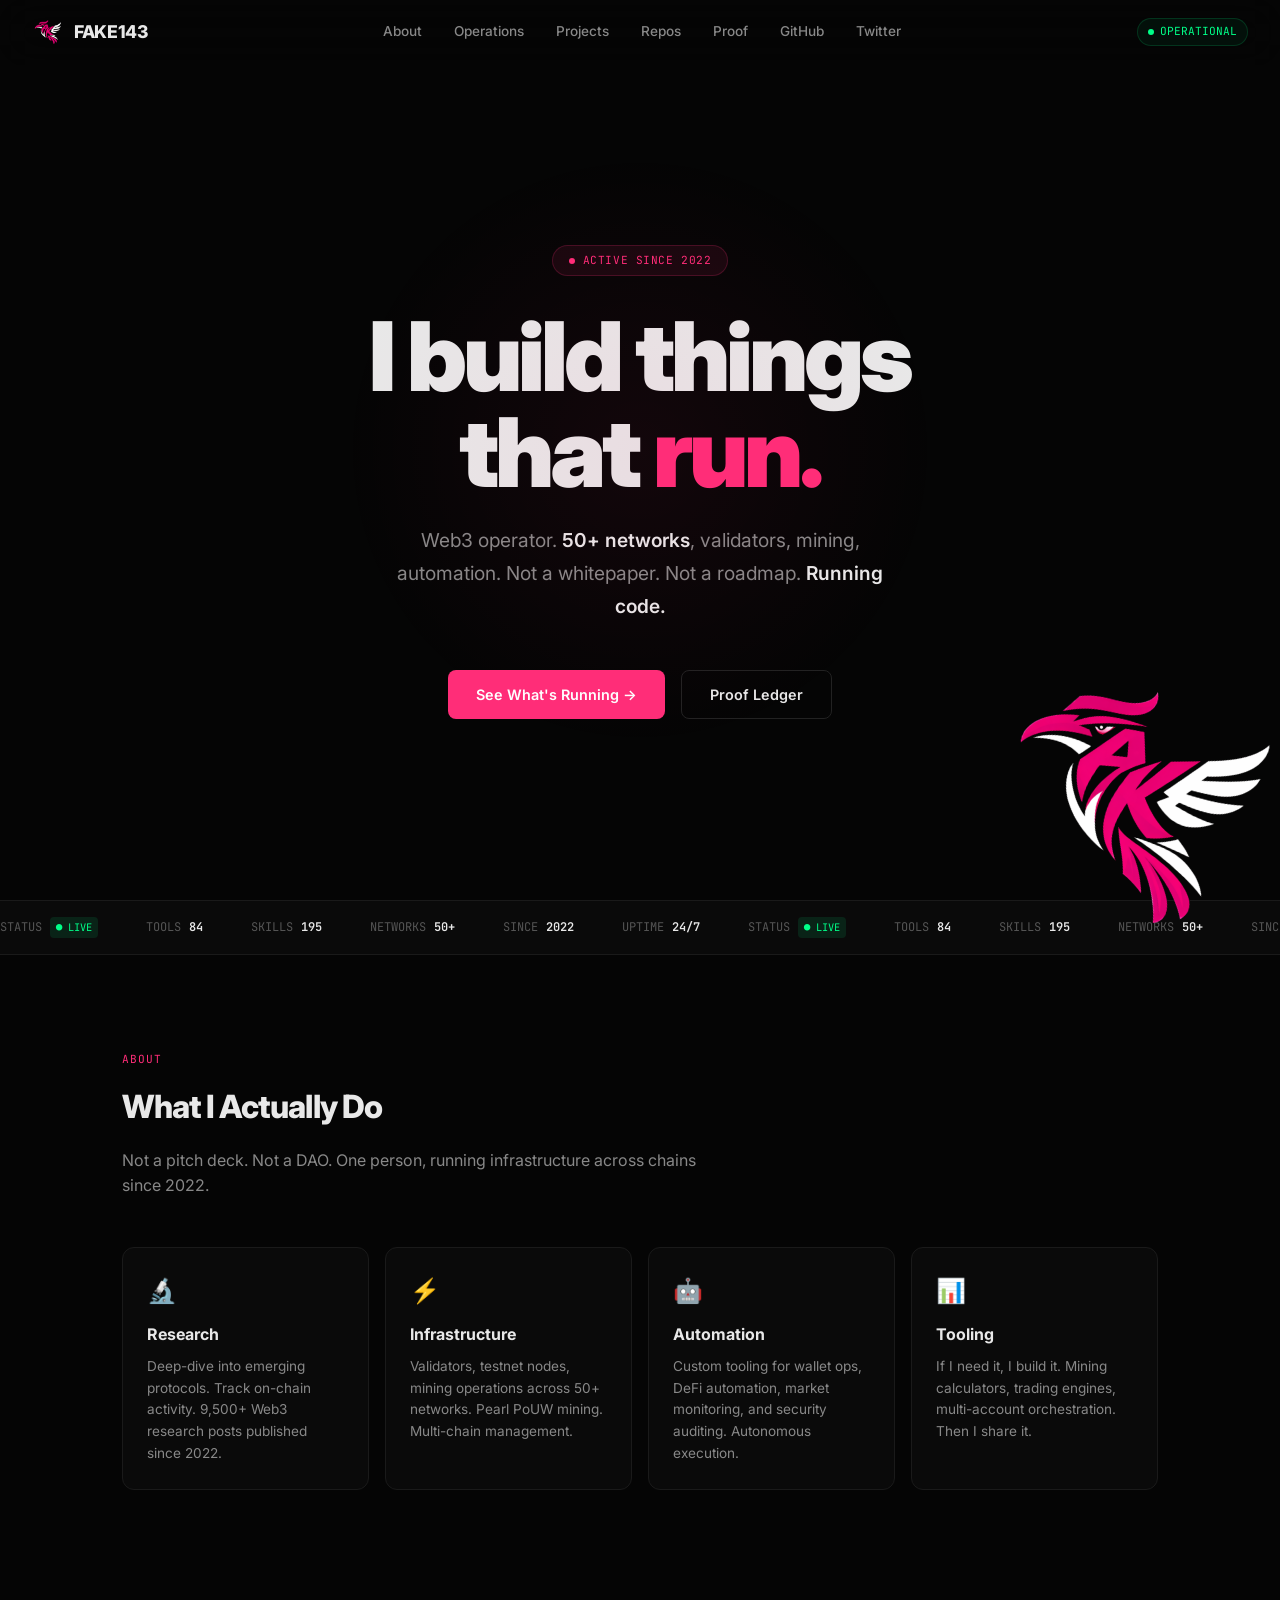
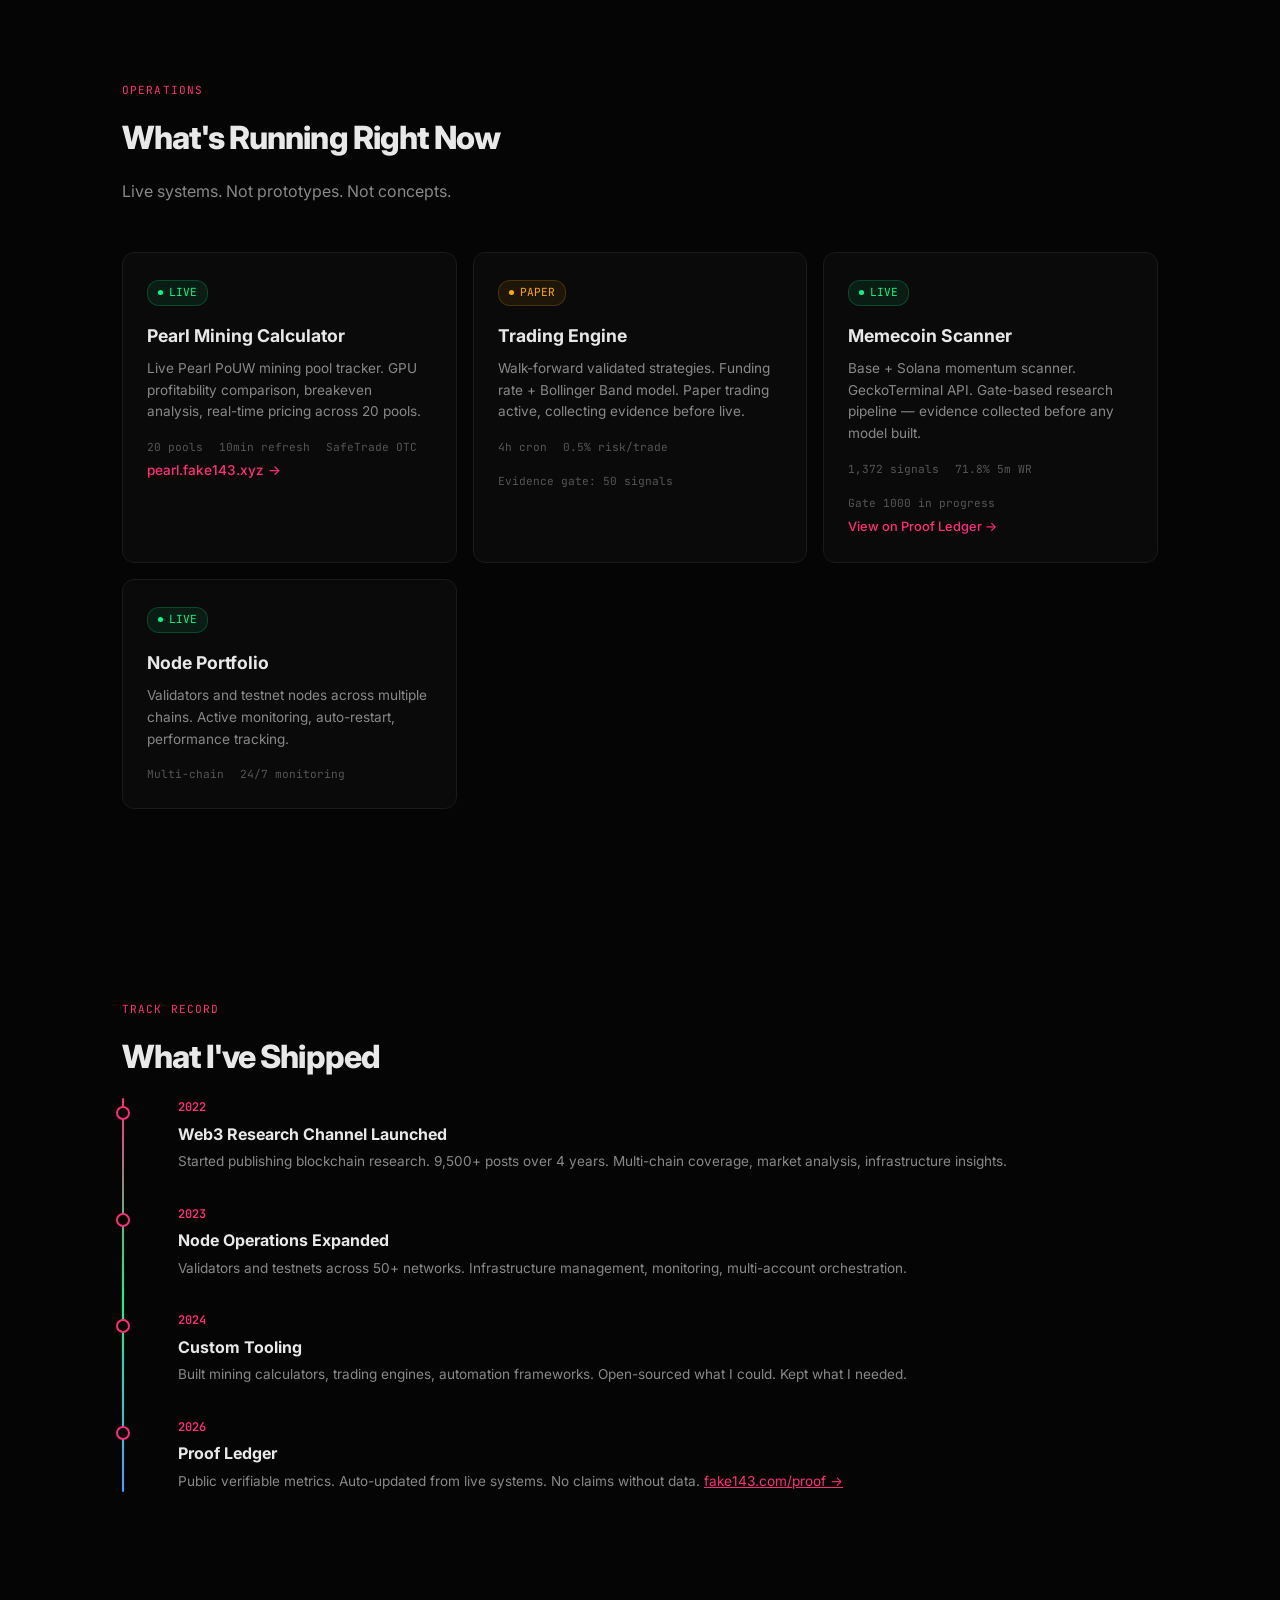
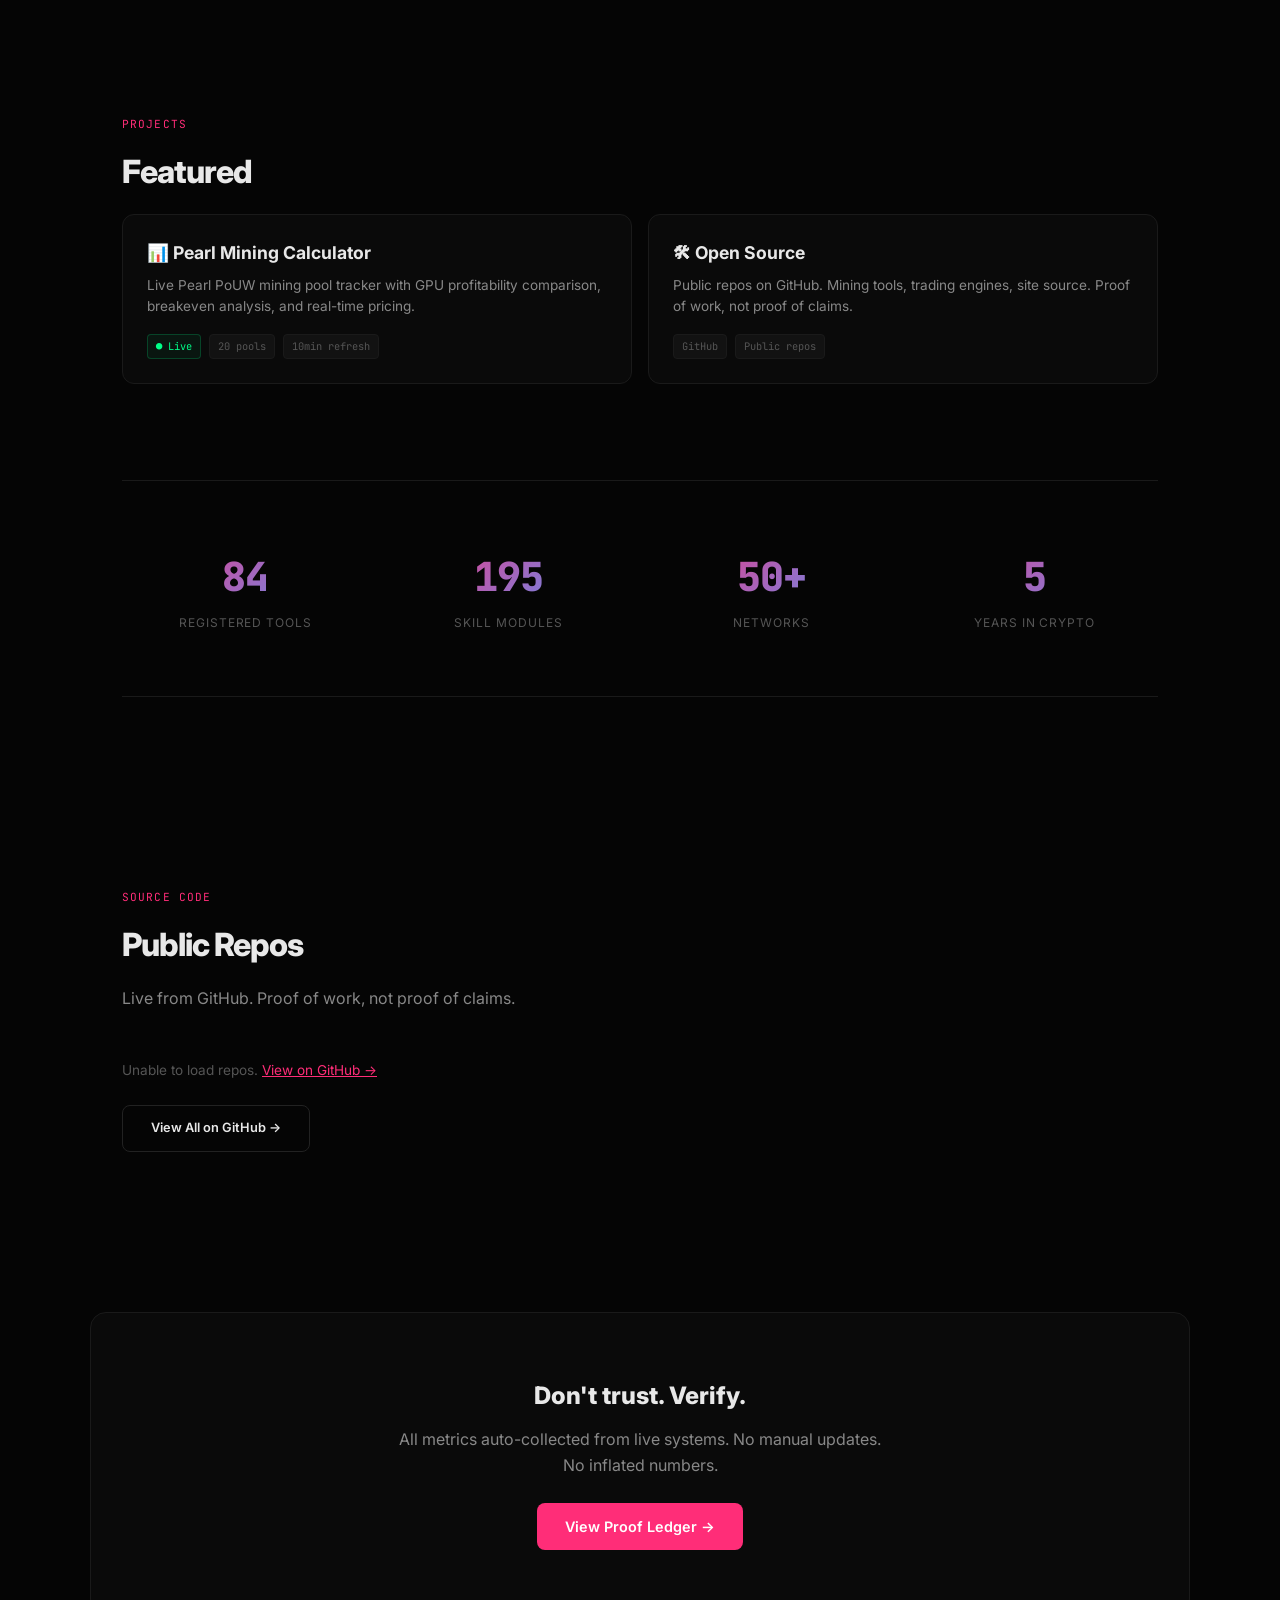
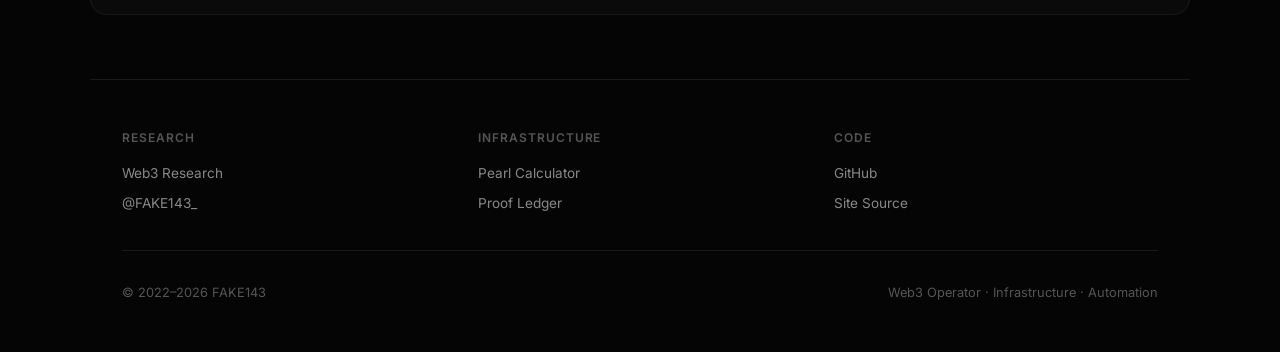
<file: index.html>
<!DOCTYPE html>
<html lang="en">
<head>
  <meta charset="UTF-8">
  <meta name="viewport" content="width=device-width, initial-scale=1.0">
  <title>FAKE143 — Web3 Operator</title>
  <meta name="description" content="FAKE143 — Web3 operator. Research, infrastructure, and automation across 50+ networks since 2022.">
  <meta property="og:title" content="FAKE143 — Web3 Operator">
  <meta property="og:description" content="Research, infrastructure, and automation across 50+ networks since 2022.">
  <meta property="og:type" content="website">
  <meta property="og:url" content="https://fake143.com">
  <link rel="canonical" href="https://fake143.com">
  <link rel="preconnect" href="https://fonts.googleapis.com">
  <link href="https://fonts.googleapis.com/css2?family=Inter:wght@400;500;600;700;800;900&family=JetBrains+Mono:wght@400;500;600&display=swap" rel="stylesheet">
  <style>
    :root {
      --bg: #050505;
      --surface: #0a0a0a;
      --surface-2: #0f0f0f;
      --border: #1a1a1a;
      --border-light: #222;
      --text: #e8e8e8;
      --text-dim: #888;
      --muted: #555;
      --pink: #ff2d78;
      --pink-dim: #cc2360;
      --green: #00ff88;
      --green-dim: #00cc6a;
      --blue: #4a9eff;
      --orange: #ffaa00;
      --mono: 'JetBrains Mono', 'Fira Code', monospace;
    }

    * { margin: 0; padding: 0; box-sizing: border-box; }

    html { scroll-behavior: smooth; }

    body {
      font-family: 'Inter', -apple-system, sans-serif;
      background: var(--bg);
      color: var(--text);
      line-height: 1.6;
      -webkit-font-smoothing: antialiased;
    }

    /* NAV */
    nav {
      position: fixed;
      top: 0;
      left: 0;
      right: 0;
      z-index: 100;
      padding: 1rem 2rem;
      display: flex;
      justify-content: space-between;
      align-items: center;
      backdrop-filter: blur(20px);
      background: rgba(5,5,5,0.8);
      border-bottom: 1px solid transparent;
      transition: border-color 0.3s;
    }

    nav.scrolled { border-bottom-color: var(--border); }

    .nav-logo {
      display: flex;
      align-items: center;
      gap: 10px;
      text-decoration: none;
      color: var(--text);
      font-weight: 800;
      font-size: 1.1rem;
      letter-spacing: -0.02em;
    }

    .nav-logo img { width: 32px; height: 32px; border-radius: 4px; }

    .nav-links {
      display: flex;
      gap: 2rem;
      align-items: center;
    }

    .nav-links a {
      color: var(--text-dim);
      text-decoration: none;
      font-size: 0.85rem;
      font-weight: 500;
      transition: color 0.2s;
    }

    .nav-links a:hover { color: var(--text); }

    .nav-status {
      display: flex;
      align-items: center;
      gap: 6px;
      font-family: var(--mono);
      font-size: 0.7rem;
      color: var(--green);
      background: rgba(0,255,136,0.05);
      padding: 4px 10px;
      border-radius: 20px;
      border: 1px solid rgba(0,255,136,0.15);
      text-decoration: none;
      cursor: pointer;
      transition: all 0.2s;
    }

    .nav-status:hover {
      background: rgba(0,255,136,0.1);
      border-color: rgba(0,255,136,0.3);
    }

    .nav-status .pulse {
      width: 6px;
      height: 6px;
      background: var(--green);
      border-radius: 50%;
      animation: pulse 2s infinite;
    }

    @keyframes pulse {
      0%, 100% { opacity: 1; }
      50% { opacity: 0.4; }
    }

    /* HERO */
    .hero {
      min-height: 100vh;
      display: flex;
      flex-direction: column;
      justify-content: center;
      align-items: center;
      text-align: center;
      padding: 8rem 2rem 4rem;
      position: relative;
      overflow: hidden;
    }

    .hero::before {
      content: '';
      position: absolute;
      top: 50%;
      left: 50%;
      transform: translate(-50%, -50%);
      width: 600px;
      height: 600px;
      background: radial-gradient(circle, rgba(255,45,120,0.06) 0%, transparent 70%);
      pointer-events: none;
    }

    .hero-badge {
      display: inline-flex;
      align-items: center;
      gap: 8px;
      background: rgba(255,45,120,0.08);
      border: 1px solid rgba(255,45,120,0.2);
      padding: 6px 16px;
      border-radius: 24px;
      font-family: var(--mono);
      font-size: 0.7rem;
      color: var(--pink);
      letter-spacing: 0.05em;
      margin-bottom: 2rem;
    }

    .hero-badge .dot {
      width: 6px;
      height: 6px;
      background: var(--pink);
      border-radius: 50%;
      animation: pulse 2s infinite;
    }

    .hero h1 {
      font-size: clamp(3rem, 8vw, 6rem);
      font-weight: 900;
      letter-spacing: -0.04em;
      line-height: 1;
      margin-bottom: 1.5rem;
    }

    .hero h1 .accent { color: var(--pink); }

    .hero-sub {
      font-size: 1.2rem;
      color: var(--text-dim);
      max-width: 500px;
      margin-bottom: 3rem;
      line-height: 1.7;
    }

    .hero-sub strong { color: var(--text); font-weight: 600; }

    .hero-actions {
      display: flex;
      gap: 1rem;
      flex-wrap: wrap;
      justify-content: center;
    }

    .btn {
      display: inline-flex;
      align-items: center;
      gap: 8px;
      padding: 12px 28px;
      border-radius: 8px;
      font-size: 0.9rem;
      font-weight: 600;
      text-decoration: none;
      transition: all 0.2s;
      cursor: pointer;
      border: none;
    }

    .btn-primary {
      background: var(--pink);
      color: white;
    }

    .btn-primary:hover {
      background: var(--pink-dim);
      transform: translateY(-1px);
    }

    .btn-ghost {
      background: transparent;
      color: var(--text);
      border: 1px solid var(--border-light);
    }

    .btn-ghost:hover {
      border-color: var(--muted);
      transform: translateY(-1px);
    }

    /* LIVE TICKER */
    .ticker {
      background: var(--surface);
      border-top: 1px solid var(--border);
      border-bottom: 1px solid var(--border);
      padding: 1rem 0;
      overflow: hidden;
    }

    .ticker-inner {
      display: flex;
      gap: 3rem;
      animation: scroll 45s linear infinite;
      white-space: nowrap;
    }

    @keyframes scroll {
      0% { transform: translateX(0); }
      100% { transform: translateX(-50%); }
    }

    .ticker-item {
      display: flex;
      align-items: center;
      gap: 8px;
      font-family: var(--mono);
      font-size: 0.75rem;
      color: var(--text-dim);
      flex-shrink: 0;
    }

    .ticker-item .label { color: var(--muted); }

    .ticker-item .value { color: var(--text); font-weight: 600; }

    .ticker-item .live {
      color: var(--green);
      font-size: 0.65rem;
      background: rgba(0,255,136,0.1);
      padding: 2px 6px;
      border-radius: 4px;
    }

    /* SECTIONS */
    section {
      padding: 6rem 2rem;
      max-width: 1100px;
      margin: 0 auto;
    }

    .section-label {
      font-family: var(--mono);
      font-size: 0.7rem;
      color: var(--pink);
      letter-spacing: 0.1em;
      text-transform: uppercase;
      margin-bottom: 0.75rem;
    }

    .section-title {
      font-size: 2rem;
      font-weight: 800;
      letter-spacing: -0.03em;
      margin-bottom: 1rem;
    }

    .section-desc {
      color: var(--text-dim);
      font-size: 1rem;
      max-width: 600px;
      margin-bottom: 3rem;
    }

    /* ABOUT GRID */
    .about-grid {
      display: grid;
      grid-template-columns: repeat(auto-fit, minmax(240px, 1fr));
      gap: 1rem;
    }

    .about-card {
      background: var(--surface);
      border: 1px solid var(--border);
      border-radius: 12px;
      padding: 1.5rem;
      transition: border-color 0.2s;
    }

    .about-card:hover { border-color: var(--border-light); }

    .about-card .icon {
      font-size: 1.5rem;
      margin-bottom: 0.75rem;
    }

    .about-card h3 {
      font-size: 1rem;
      font-weight: 700;
      margin-bottom: 0.5rem;
    }

    .about-card p {
      font-size: 0.85rem;
      color: var(--text-dim);
      line-height: 1.6;
    }

    /* OPERATIONS */
    .ops-grid {
      display: grid;
      grid-template-columns: repeat(auto-fit, minmax(280px, 1fr));
      gap: 1rem;
    }

    .ops-card {
      background: var(--surface);
      border: 1px solid var(--border);
      border-radius: 12px;
      padding: 1.5rem;
      position: relative;
      overflow: hidden;
      transition: border-color 0.2s;
    }

    .ops-card:hover { border-color: var(--border-light); }

    .ops-card .status {
      display: inline-flex;
      align-items: center;
      gap: 6px;
      font-family: var(--mono);
      font-size: 0.7rem;
      padding: 3px 10px;
      border-radius: 12px;
      margin-bottom: 1rem;
    }

    .ops-card .status.live {
      color: var(--green);
      background: rgba(0,255,136,0.08);
      border: 1px solid rgba(0,255,136,0.2);
    }

    .ops-card .status.active {
      color: var(--orange);
      background: rgba(255,170,0,0.08);
      border: 1px solid rgba(255,170,0,0.2);
    }

    .ops-card .status .dot {
      width: 5px;
      height: 5px;
      border-radius: 50%;
    }

    .ops-card .status.live .dot { background: var(--green); animation: pulse 2s infinite; }
    .ops-card .status.active .dot { background: var(--orange); animation: pulse 3s infinite; }

    .ops-card h3 {
      font-size: 1.1rem;
      font-weight: 700;
      margin-bottom: 0.5rem;
    }

    .ops-card p {
      font-size: 0.85rem;
      color: var(--text-dim);
      line-height: 1.6;
      margin-bottom: 1rem;
    }

    .ops-card .meta {
      display: flex;
      gap: 1rem;
      flex-wrap: wrap;
    }

    .ops-card .meta span {
      font-family: var(--mono);
      font-size: 0.7rem;
      color: var(--muted);
    }

    .ops-card a {
      color: var(--pink);
      text-decoration: none;
      font-size: 0.85rem;
      font-weight: 500;
    }

    .ops-card a:hover { text-decoration: underline; }

    /* TIMELINE */
    .timeline {
      position: relative;
      padding-left: 2rem;
    }

    .timeline::before {
      content: '';
      position: absolute;
      left: 0;
      top: 0;
      bottom: 0;
      width: 2px;
      background: linear-gradient(to bottom, var(--pink), var(--green), var(--blue));
      border-radius: 2px;
    }

    .timeline-item {
      position: relative;
      margin-bottom: 2rem;
      padding-left: 1.5rem;
    }

    .timeline-item::before {
      content: '';
      position: absolute;
      left: -2.35rem;
      top: 0.5rem;
      width: 10px;
      height: 10px;
      background: var(--bg);
      border: 2px solid var(--pink);
      border-radius: 50%;
    }

    .timeline-item .year {
      font-family: var(--mono);
      font-size: 0.75rem;
      color: var(--pink);
      font-weight: 600;
      margin-bottom: 0.25rem;
    }

    .timeline-item h3 {
      font-size: 1rem;
      font-weight: 700;
      margin-bottom: 0.25rem;
    }

    .timeline-item p {
      font-size: 0.85rem;
      color: var(--text-dim);
    }

    /* PROJECTS */
    .projects-grid {
      display: grid;
      grid-template-columns: repeat(auto-fit, minmax(300px, 1fr));
      gap: 1rem;
    }

    .project-card {
      background: var(--surface);
      border: 1px solid var(--border);
      border-radius: 12px;
      padding: 1.5rem;
      text-decoration: none;
      color: inherit;
      transition: all 0.2s;
      display: block;
    }

    .project-card:hover {
      border-color: var(--pink);
      transform: translateY(-2px);
    }

    .project-card h3 {
      font-size: 1.1rem;
      font-weight: 700;
      margin-bottom: 0.5rem;
    }

    .project-card p {
      font-size: 0.85rem;
      color: var(--text-dim);
      line-height: 1.6;
      margin-bottom: 1rem;
    }

    .project-card .tags {
      display: flex;
      gap: 8px;
      flex-wrap: wrap;
    }

    .project-card .tag {
      font-family: var(--mono);
      font-size: 0.65rem;
      padding: 3px 8px;
      border-radius: 4px;
      background: rgba(255,255,255,0.03);
      color: var(--muted);
      border: 1px solid var(--border);
    }

    .project-card .tag.live {
      color: var(--green);
      background: rgba(0,255,136,0.05);
      border-color: rgba(0,255,136,0.2);
    }

    /* REPOS */
    .repos-grid {
      display: grid;
      grid-template-columns: repeat(auto-fit, minmax(300px, 1fr));
      gap: 1rem;
    }

    .repo-card {
      background: var(--surface);
      border: 1px solid var(--border);
      border-radius: 12px;
      padding: 1.25rem;
      text-decoration: none;
      color: inherit;
      transition: all 0.2s;
      display: block;
    }

    .repo-card:hover {
      border-color: var(--border-light);
      transform: translateY(-1px);
    }

    .repo-card h3 {
      font-size: 0.95rem;
      font-weight: 700;
      font-family: var(--mono);
      margin-bottom: 0.4rem;
      color: var(--pink);
    }

    .repo-card p {
      font-size: 0.8rem;
      color: var(--text-dim);
      line-height: 1.5;
      margin-bottom: 0.75rem;
    }

    .repo-card .repo-meta {
      display: flex;
      gap: 1rem;
      font-family: var(--mono);
      font-size: 0.7rem;
      color: var(--muted);
    }

    .repo-card .repo-meta .lang {
      display: inline-flex;
      align-items: center;
      gap: 4px;
    }

    .repo-card .repo-meta .lang-dot {
      width: 8px;
      height: 8px;
      border-radius: 50%;
    }

    /* OPS LIVE CHECK */
    .ops-card .live-url {
      display: inline-flex;
      align-items: center;
      gap: 4px;
      font-family: var(--mono);
      font-size: 0.65rem;
      padding: 2px 8px;
      border-radius: 8px;
      margin-top: 0.5rem;
    }

    .ops-card .live-url.up {
      color: var(--green);
      background: rgba(0,255,136,0.05);
    }

    .ops-card .live-url.down {
      color: var(--orange);
      background: rgba(255,170,0,0.05);
    }

    /* STATS */
    .stats-bar {
      display: grid;
      grid-template-columns: repeat(4, 1fr);
      gap: 1rem;
      padding: 4rem 0;
      border-top: 1px solid var(--border);
      border-bottom: 1px solid var(--border);
    }

    .stat {
      text-align: center;
    }

    .stat .number {
      font-size: 2.5rem;
      font-weight: 900;
      font-family: var(--mono);
      letter-spacing: -0.02em;
      background: linear-gradient(135deg, var(--pink), var(--blue));
      -webkit-background-clip: text;
      -webkit-text-fill-color: transparent;
      background-clip: text;
    }

    .stat .label {
      font-size: 0.75rem;
      color: var(--muted);
      text-transform: uppercase;
      letter-spacing: 0.08em;
      margin-top: 0.25rem;
    }

    /* PROOF CTA */
    .proof-cta {
      text-align: center;
      padding: 4rem 2rem;
      background: var(--surface);
      border: 1px solid var(--border);
      border-radius: 16px;
      margin: 4rem auto;
      max-width: 1100px;
    }

    .proof-cta h2 {
      font-size: 1.5rem;
      font-weight: 800;
      margin-bottom: 0.75rem;
    }

    .proof-cta p {
      color: var(--text-dim);
      margin-bottom: 1.5rem;
      max-width: 500px;
      margin-left: auto;
      margin-right: auto;
    }

    /* FOOTER */
    footer {
      border-top: 1px solid var(--border);
      padding: 3rem 2rem;
      max-width: 1100px;
      margin: 0 auto;
    }

    .footer-grid {
      display: grid;
      grid-template-columns: repeat(3, 1fr);
      gap: 2rem;
      margin-bottom: 2rem;
    }

    .footer-col h4 {
      font-size: 0.75rem;
      font-weight: 600;
      text-transform: uppercase;
      letter-spacing: 0.08em;
      color: var(--muted);
      margin-bottom: 0.75rem;
    }

    .footer-col a {
      display: block;
      color: var(--text-dim);
      text-decoration: none;
      font-size: 0.85rem;
      padding: 0.25rem 0;
      transition: color 0.2s;
    }

    .footer-col a:hover { color: var(--text); }

    .footer-bottom {
      display: flex;
      justify-content: space-between;
      align-items: center;
      padding-top: 2rem;
      border-top: 1px solid var(--border);
      font-size: 0.8rem;
      color: var(--muted);
    }

    .footer-bottom a {
      color: var(--pink);
      text-decoration: none;
    }

    @media (max-width: 768px) {
      .nav-links { display: none; }
      .hero h1 { font-size: 2.5rem; }
      .hero-sub { font-size: 1rem; }
      section { padding: 4rem 1.5rem; }
      .stats-bar { grid-template-columns: repeat(2, 1fr); }
      .stat .number { font-size: 1.8rem; }
      .footer-grid { grid-template-columns: 1fr; }
      .footer-bottom { flex-direction: column; gap: 0.5rem; text-align: center; }
    }

    /* Watermark Eagle */
    .watermark {
      position: fixed;
      bottom: -60px;
      pointer-events: none;
      z-index: 0;
      opacity: 1;
      transition: transform 0.1s linear;
      will-change: transform;
    }
    .watermark-right {
      right: 0px;
      transform: rotate(15deg);
    }
    .watermark img {
      width: 300px;
      height: auto;
    }
    @media (max-width: 900px) {
      .watermark img { width: 200px; }
    }
    @media (max-width: 600px) {
      .watermark { display: none; }
    }
  </style>
</head>
<body>

  <!-- WATERMARK -->
  <div class="watermark watermark-right">
    <img src="/logo.png" alt="">
  </div>

  <!-- NAV -->
  <nav>
    <a href="/" class="nav-logo">
      <img src="/logo.png" alt="FAKE143" class="logo-img">
      FAKE143
    </a>
    <div class="nav-links">
      <a href="#about">About</a>
      <a href="#operations">Operations</a>
      <a href="#projects">Projects</a>
      <a href="#repos">Repos</a>
      <a href="/proof/">Proof</a>
      <a href="https://github.com/FAKE143TR" target="_blank">GitHub</a>
      <a href="https://x.com/FAKE143_" target="_blank">Twitter</a>
    </div>
    <a href="/proof/" class="nav-status">
      <span class="pulse"></span>
      OPERATIONAL
    </a>
  </nav>

  <!-- HERO -->
  <section class="hero">
    <div class="hero-badge">
      <span class="dot"></span>
      ACTIVE SINCE 2022
    </div>
    <h1>I build things<br>that <span class="accent">run.</span></h1>
    <p class="hero-sub">
      Web3 operator. <strong>50+ networks</strong>, validators, mining, automation.
      Not a whitepaper. Not a roadmap. <strong>Running code.</strong>
    </p>
    <div class="hero-actions">
      <a href="#operations" class="btn btn-primary">See What's Running →</a>
      <a href="/proof/" class="btn btn-ghost">Proof Ledger</a>
    </div>
  </section>

  <!-- LIVE TICKER -->
  <div class="ticker">
    <div class="ticker-inner" id="ticker">
      <div class="ticker-item">
        <span class="label">STATUS</span>
        <span class="live">● LIVE</span>
      </div>
      <div class="ticker-item">
        <span class="label">TOOLS</span>
        <span class="value">84</span>
      </div>
      <div class="ticker-item">
        <span class="label">SKILLS</span>
        <span class="value">195</span>
      </div>
      <div class="ticker-item">
        <span class="label">NETWORKS</span>
        <span class="value">50+</span>
      </div>
      <div class="ticker-item">
        <span class="label">SINCE</span>
        <span class="value">2022</span>
      </div>
      <div class="ticker-item">
        <span class="label">UPTIME</span>
        <span class="value">24/7</span>
      </div>
      <!-- duplicate for seamless scroll -->
      <div class="ticker-item">
        <span class="label">STATUS</span>
        <span class="live">● LIVE</span>
      </div>
      <div class="ticker-item">
        <span class="label">TOOLS</span>
        <span class="value">84</span>
      </div>
      <div class="ticker-item">
        <span class="label">SKILLS</span>
        <span class="value">195</span>
      </div>
      <div class="ticker-item">
        <span class="label">NETWORKS</span>
        <span class="value">50+</span>
      </div>
      <div class="ticker-item">
        <span class="label">SINCE</span>
        <span class="value">2022</span>
      </div>
      <div class="ticker-item">
        <span class="label">UPTIME</span>
        <span class="value">24/7</span>
      </div>
    </div>
  </div>

  <!-- ABOUT -->
  <section id="about">
    <div class="section-label">About</div>
    <h2 class="section-title">What I Actually Do</h2>
    <p class="section-desc">Not a pitch deck. Not a DAO. One person, running infrastructure across chains since 2022.</p>
    <div class="about-grid">
      <div class="about-card">
        <div class="icon">🔬</div>
        <h3>Research</h3>
        <p>Deep-dive into emerging protocols. Track on-chain activity. 9,500+ Web3 research posts published since 2022.</p>
      </div>
      <div class="about-card">
        <div class="icon">⚡</div>
        <h3>Infrastructure</h3>
        <p>Validators, testnet nodes, mining operations across 50+ networks. Pearl PoUW mining. Multi-chain management.</p>
      </div>
      <div class="about-card">
        <div class="icon">🤖</div>
        <h3>Automation</h3>
        <p>Custom tooling for wallet ops, DeFi automation, market monitoring, and security auditing. Autonomous execution.</p>
      </div>
      <div class="about-card">
        <div class="icon">📊</div>
        <h3>Tooling</h3>
        <p>If I need it, I build it. Mining calculators, trading engines, multi-account orchestration. Then I share it.</p>
      </div>
    </div>
  </section>

  <!-- OPERATIONS -->
  <section id="operations">
    <div class="section-label">Operations</div>
    <h2 class="section-title">What's Running Right Now</h2>
    <p class="section-desc">Live systems. Not prototypes. Not concepts.</p>
    <div class="ops-grid">
      <div class="ops-card">
        <div class="status live"><span class="dot"></span> LIVE</div>
        <h3>Pearl Mining Calculator</h3>
        <p>Live Pearl PoUW mining pool tracker. GPU profitability comparison, breakeven analysis, real-time pricing across 20 pools.</p>
        <div class="meta">
          <span>20 pools</span>
          <span>10min refresh</span>
          <span>SafeTrade OTC</span>
        </div>
        <a href="https://pearl.fake143.xyz" target="_blank">pearl.fake143.xyz →</a>
      </div>
      <div class="ops-card">
        <div class="status active"><span class="dot"></span> PAPER</div>
        <h3>Trading Engine</h3>
        <p>Walk-forward validated strategies. Funding rate + Bollinger Band model. Paper trading active, collecting evidence before live.</p>
        <div class="meta">
          <span>4h cron</span>
          <span>0.5% risk/trade</span>
          <span>Evidence gate: 50 signals</span>
        </div>
      </div>
      <div class="ops-card">
        <div class="status live"><span class="dot"></span> LIVE</div>
        <h3>Memecoin Scanner</h3>
        <p>Base + Solana momentum scanner. GeckoTerminal API. Gate-based research pipeline — evidence collected before any model built.</p>
        <div class="meta">
          <span>1,372 signals</span>
          <span>71.8% 5m WR</span>
          <span>Gate 1000 in progress</span>
        </div>
        <a href="/proof/" style="font-size:0.8rem">View on Proof Ledger →</a>
      </div>
      <div class="ops-card">
        <div class="status live"><span class="dot"></span> LIVE</div>
        <h3>Node Portfolio</h3>
        <p>Validators and testnet nodes across multiple chains. Active monitoring, auto-restart, performance tracking.</p>
        <div class="meta">
          <span>Multi-chain</span>
          <span>24/7 monitoring</span>
        </div>
      </div>
    </div>
  </section>

  <!-- TIMELINE -->
  <section id="timeline">
    <div class="section-label">Track Record</div>
    <h2 class="section-title">What I've Shipped</h2>
    <div class="timeline">
      <div class="timeline-item">
        <div class="year">2022</div>
        <h3>Web3 Research Channel Launched</h3>
        <p>Started publishing blockchain research. 9,500+ posts over 4 years. Multi-chain coverage, market analysis, infrastructure insights.</p>
      </div>
      <div class="timeline-item">
        <div class="year">2023</div>
        <h3>Node Operations Expanded</h3>
        <p>Validators and testnets across 50+ networks. Infrastructure management, monitoring, multi-account orchestration.</p>
      </div>
      <div class="timeline-item">
        <div class="year">2024</div>
        <h3>Custom Tooling</h3>
        <p>Built mining calculators, trading engines, automation frameworks. Open-sourced what I could. Kept what I needed.</p>
      </div>
      <div class="timeline-item">
        <div class="year">2026</div>
        <h3>Proof Ledger</h3>
        <p>Public verifiable metrics. Auto-updated from live systems. No claims without data. <a href="/proof/" style="color:var(--pink)">fake143.com/proof →</a></p>
      </div>
    </div>
  </section>

  <!-- PROJECTS -->
  <section id="projects">
    <div class="section-label">Projects</div>
    <h2 class="section-title">Featured</h2>
    <div class="projects-grid">
      <a href="https://pearl.fake143.xyz" target="_blank" class="project-card">
        <h3>📊 Pearl Mining Calculator</h3>
        <p>Live Pearl PoUW mining pool tracker with GPU profitability comparison, breakeven analysis, and real-time pricing.</p>
        <div class="tags">
          <span class="tag live">● Live</span>
          <span class="tag">20 pools</span>
          <span class="tag">10min refresh</span>
        </div>
      </a>

      <a href="https://github.com/FAKE143TR" target="_blank" class="project-card">
        <h3>🛠 Open Source</h3>
        <p>Public repos on GitHub. Mining tools, trading engines, site source. Proof of work, not proof of claims.</p>
        <div class="tags">
          <span class="tag">GitHub</span>
          <span class="tag">Public repos</span>
        </div>
      </a>
    </div>
  </section>

  <!-- STATS -->
  <section style="padding-top:0">
    <div class="stats-bar">
      <div class="stat">
        <div class="number">84</div>
        <div class="label">Registered Tools</div>
      </div>
      <div class="stat">
        <div class="number">195</div>
        <div class="label">Skill Modules</div>
      </div>
      <div class="stat">
        <div class="number">50+</div>
        <div class="label">Networks</div>
      </div>
      <div class="stat">
        <div class="number">5</div>
        <div class="label">Years in Crypto</div>
      </div>
    </div>
  </section>

  <!-- GITHUB REPOS (LIVE) -->
  <section id="repos">
    <div class="section-label">Source Code</div>
    <h2 class="section-title">Public Repos</h2>
    <p class="section-desc">Live from GitHub. Proof of work, not proof of claims.</p>
    <div class="repos-grid" id="repos-grid">
      <div style="color:var(--muted);font-size:0.85rem">Loading from GitHub API...</div>
    </div>
    <div style="margin-top:1.5rem">
      <a href="https://github.com/FAKE143TR" target="_blank" class="btn btn-ghost" style="font-size:0.8rem">View All on GitHub →</a>
    </div>
  </section>

  <!-- PROOF CTA -->
  <div class="proof-cta">
    <h2>Don't trust. Verify.</h2>
    <p>All metrics auto-collected from live systems. No manual updates. No inflated numbers.</p>
    <a href="/proof/" class="btn btn-primary">View Proof Ledger →</a>
  </div>

  <!-- FOOTER -->
  <footer>
    <div class="footer-grid">
      <div class="footer-col">
        <h4>Research</h4>
        <a href="https://x.com/FAKE143_" target="_blank">Web3 Research</a>
        <a href="https://x.com/FAKE143_" target="_blank">@FAKE143_</a>
      </div>
      <div class="footer-col">
        <h4>Infrastructure</h4>
        <a href="https://pearl.fake143.xyz" target="_blank">Pearl Calculator</a>
        <a href="/proof/">Proof Ledger</a>
      </div>
      <div class="footer-col">
        <h4>Code</h4>
        <a href="https://github.com/FAKE143TR" target="_blank">GitHub</a>
        <a href="https://github.com/FAKE143TR/fake143-site" target="_blank">Site Source</a>
      </div>
    </div>
    <div class="footer-bottom">
      <span>© 2022–2026 FAKE143</span>
      <span>Web3 Operator · Infrastructure · Automation</span>
    </div>
  </footer>

  <script>
    // Nav scroll effect
    window.addEventListener('scroll', () => {
      document.querySelector('nav').classList.toggle('scrolled', window.scrollY > 50);
    });

    // Watermark parallax
    const wmRight = document.querySelector('.watermark-right');
    let ticking = false;
    window.addEventListener('scroll', () => {
      if (!ticking) {
        requestAnimationFrame(() => {
          const y = window.scrollY;
          wmRight.style.transform = `rotate(15deg) translateY(${y * -0.08}px)`;
          ticking = false;
        });
        ticking = true;
      }
    });

    // Smooth scroll for anchor links
    document.querySelectorAll('a[href^="#"]').forEach(a => {
      a.addEventListener('click', e => {
        e.preventDefault();
        const target = document.querySelector(a.getAttribute('href'));
        if (target) target.scrollIntoView({ behavior: 'smooth', block: 'start' });
      });
    });

    // GitHub repos live fetch
    async function loadRepos() {
      const grid = document.getElementById('repos-grid');
      try {
        const resp = await fetch('https://api.github.com/users/FAKE143TR/repos?sort=pushed&per_page=12');
        if (!resp.ok) throw new Error('GitHub API error');
        const repos = await resp.json();
        grid.innerHTML = '';
        repos.forEach(repo => {
          const card = document.createElement('a');
          card.className = 'repo-card';
          card.href = repo.html_url;
          card.target = '_blank';
          const desc = repo.description || 'No description';
          const lang = repo.language || '';
          const langColors = { 'Python': '#3572A5', 'JavaScript': '#f1e05a', 'HTML': '#e34c26', 'CSS': '#563d7c', 'Shell': '#89e051', 'TypeScript': '#3178c6' };
          const langColor = langColors[lang] || '#888';
          const updated = new Date(repo.pushed_at).toLocaleDateString('en-US', { month: 'short', day: 'numeric' });
          card.innerHTML = `
            <h3>${repo.name}</h3>
            <p>${desc}</p>
            <div class="repo-meta">
              ${lang ? `<span class="lang"><span class="lang-dot" style="background:${langColor}"></span>${lang}</span>` : ''}
              <span>Updated ${updated}</span>
            </div>
          `;
          grid.appendChild(card);
        });
      } catch (e) {
        grid.innerHTML = '<div style="color:var(--muted);font-size:0.85rem">Unable to load repos. <a href="https://github.com/FAKE143TR" target="_blank" style="color:var(--pink)">View on GitHub →</a></div>';
      }
    }
    loadRepos();

    // Live uptime checks for ops cards
    async function checkUptime() {
      const checks = [
        { url: 'https://pearl.fake143.xyz', selector: '.ops-card:nth-child(1)' },
        { url: 'https://fake143.com/proof/proof-data.json', selector: '.ops-card:nth-child(5)' }
      ];
      for (const check of checks) {
        try {
          const controller = new AbortController();
          setTimeout(() => controller.abort(), 5000);
          const resp = await fetch(check.url, { method: 'HEAD', mode: 'no-cors', signal: controller.signal });
          const card = document.querySelector(check.selector);
          if (card) {
            const badge = document.createElement('span');
            badge.className = 'live-url up';
            badge.textContent = '● UP';
            card.querySelector('.meta').appendChild(badge);
          }
        } catch (e) {
          // silently skip — no badge added
        }
      }
    }
    checkUptime();
  </script>
</body>
</html>
</file>
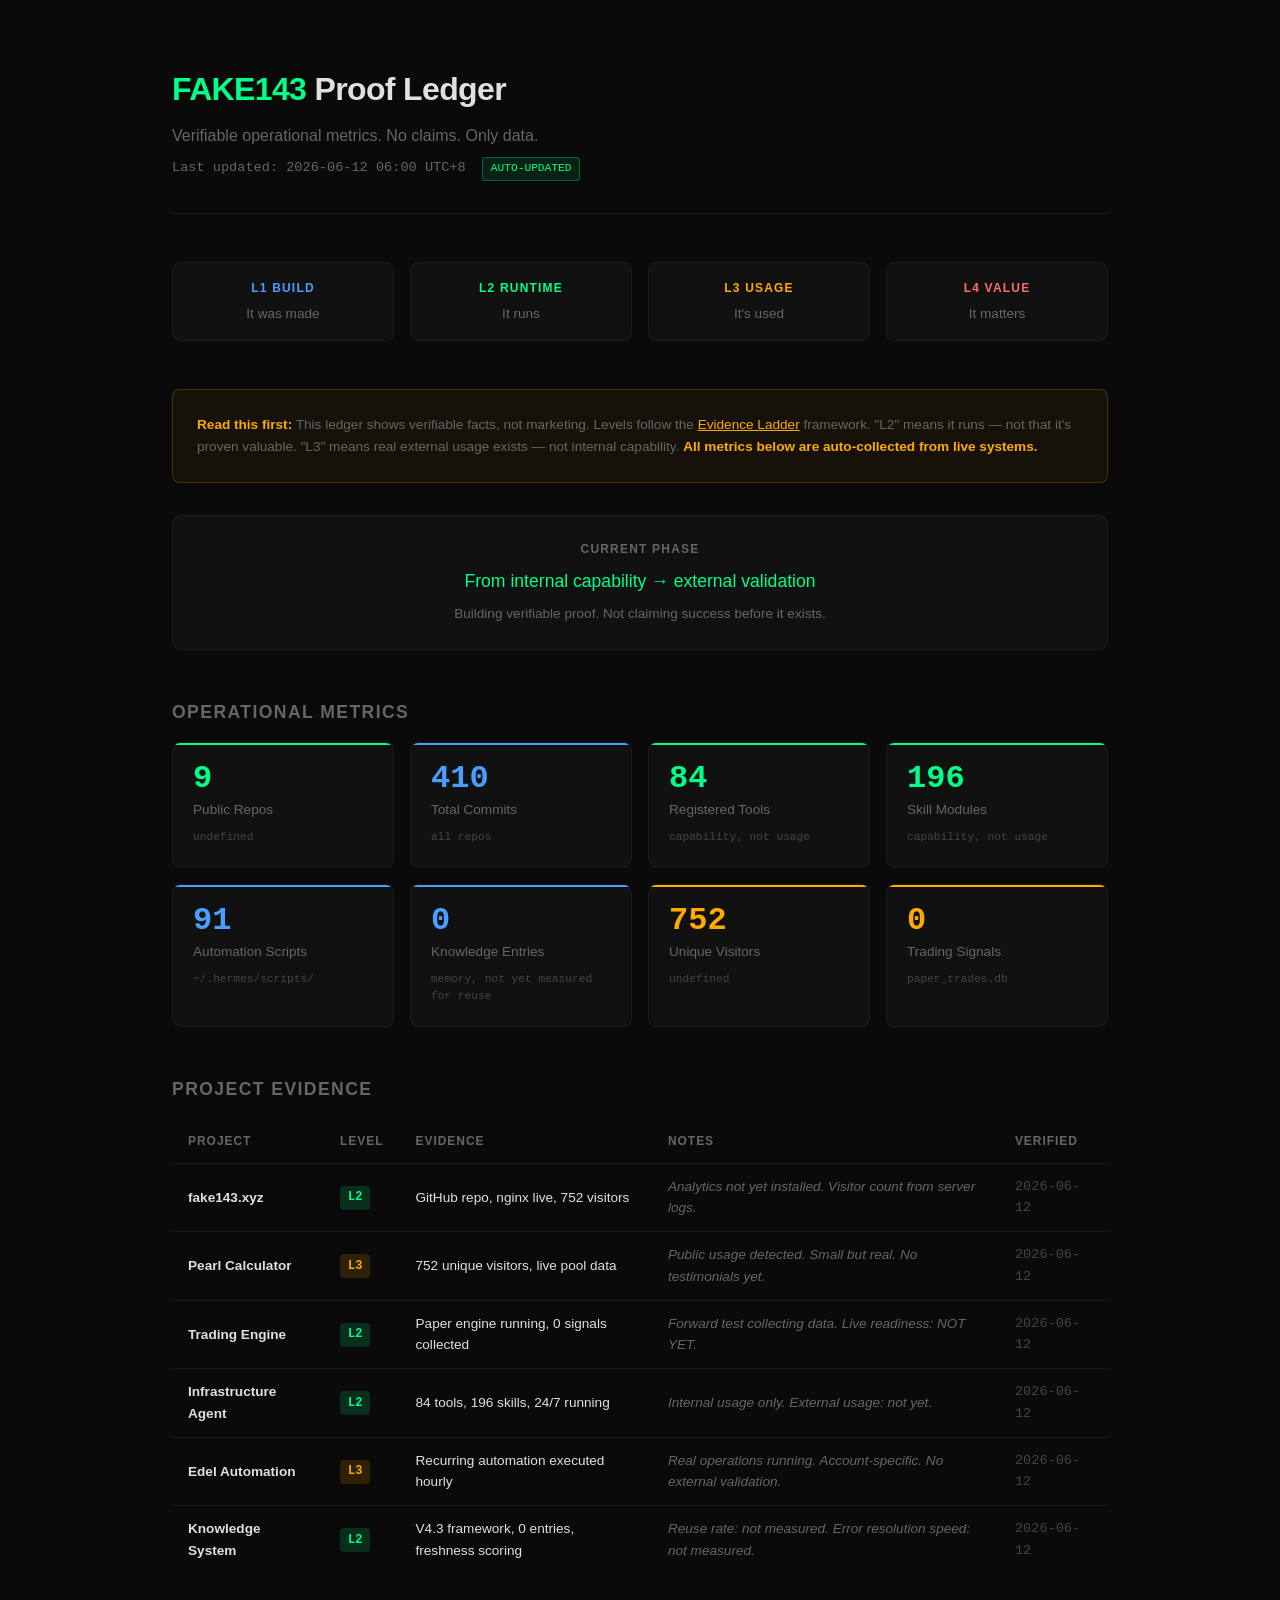
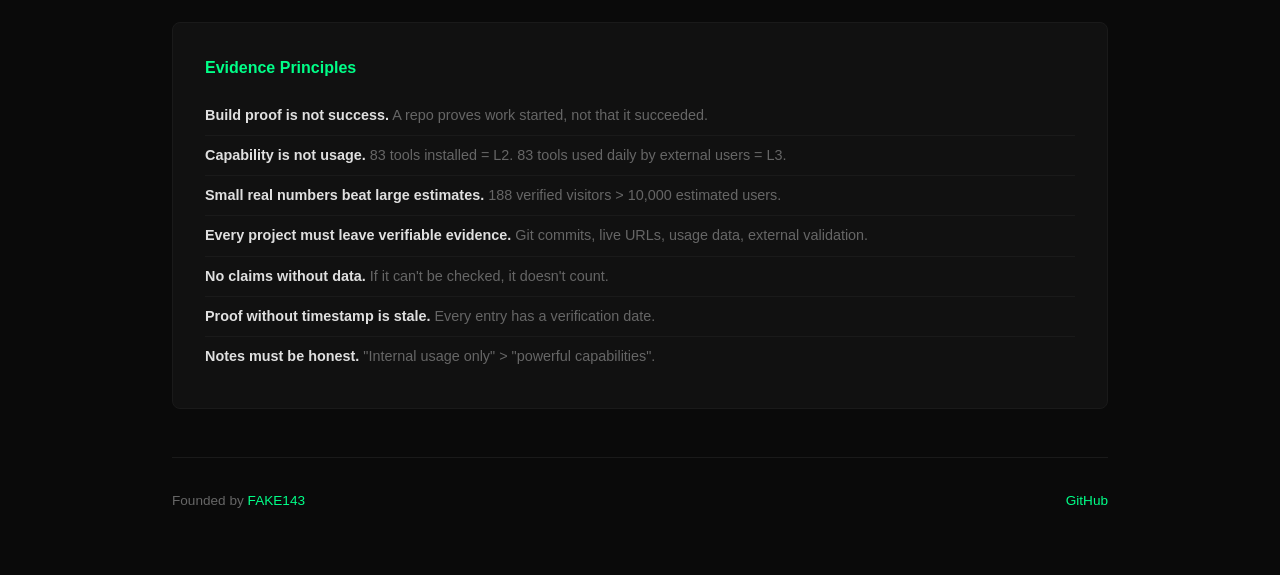
<file: proof/index.html>
<!DOCTYPE html>
<html lang="en">
<head>
  <meta charset="UTF-8">
  <meta name="viewport" content="width=device-width, initial-scale=1.0">
  <title>Proof Ledger — FAKE143</title>
  <meta name="description" content="FAKE143 Proof Ledger — verifiable operational metrics. No claims, only data.">
  <meta property="og:title" content="Proof Ledger — FAKE143">
  <meta property="og:description" content="Verifiable operational metrics. No claims, only data.">
  <meta property="og:url" content="https://fake143.xyz/proof">
  <link rel="canonical" href="https://fake143.xyz/proof">
  <!-- styles inline -->
  <style>
    :root {
      --bg: #0a0a0a;
      --surface: #111;
      --border: #1a1a1a;
      --text: #e0e0e0;
      --muted: #666;
      --accent: #00ff88;
      --accent-dim: #00cc6a;
      --warning: #ffaa00;
      --info: #4a9eff;
    }

    * { margin: 0; padding: 0; box-sizing: border-box; }

    body {
      font-family: 'Inter', -apple-system, BlinkMacSystemFont, sans-serif;
      background: var(--bg);
      color: var(--text);
      line-height: 1.6;
      min-height: 100vh;
    }

    .container {
      max-width: 1000px;
      margin: 0 auto;
      padding: 4rem 2rem;
    }

    .ledger-header {
      margin-bottom: 3rem;
      padding-bottom: 2rem;
      border-bottom: 1px solid var(--border);
    }

    .ledger-header h1 {
      font-size: 2rem;
      font-weight: 700;
      margin-bottom: 0.5rem;
      letter-spacing: -0.02em;
    }

    .ledger-header h1 span { color: var(--accent); }

    .ledger-header .subtitle {
      color: var(--muted);
      font-size: 1rem;
    }

    .ledger-header .updated {
      color: var(--muted);
      font-size: 0.85rem;
      margin-top: 0.5rem;
      font-family: 'JetBrains Mono', 'Fira Code', monospace;
    }

    .auto-badge {
      display: inline-block;
      background: rgba(0, 255, 136, 0.1);
      border: 1px solid rgba(0, 255, 136, 0.3);
      border-radius: 4px;
      padding: 0.15rem 0.5rem;
      font-size: 0.7rem;
      color: var(--accent);
      margin-left: 0.5rem;
      font-family: 'JetBrains Mono', 'Fira Code', monospace;
    }

    .legend {
      display: grid;
      grid-template-columns: repeat(4, 1fr);
      gap: 1rem;
      margin-bottom: 3rem;
    }

    .legend-item {
      background: var(--surface);
      border: 1px solid var(--border);
      border-radius: 8px;
      padding: 1rem;
      text-align: center;
    }

    .legend-item .level {
      font-size: 0.75rem;
      font-weight: 600;
      text-transform: uppercase;
      letter-spacing: 0.1em;
      margin-bottom: 0.25rem;
    }

    .legend-item .label {
      font-size: 0.85rem;
      color: var(--muted);
    }

    .legend-item.l1 .level { color: var(--info); }
    .legend-item.l2 .level { color: var(--accent); }
    .legend-item.l3 .level { color: var(--warning); }
    .legend-item.l4 .level { color: #ff6b6b; }

    .disclaimer {
      background: rgba(255, 170, 0, 0.05);
      border: 1px solid rgba(255, 170, 0, 0.2);
      border-radius: 8px;
      padding: 1.5rem;
      margin-bottom: 2rem;
    }

    .disclaimer p {
      color: var(--muted);
      font-size: 0.85rem;
    }

    .disclaimer strong { color: var(--warning); }

    .phase-box {
      margin-bottom: 3rem;
      padding: 1.5rem;
      background: var(--surface);
      border: 1px solid var(--border);
      border-radius: 8px;
      text-align: center;
    }

    .phase-box .phase-label {
      font-size: 0.75rem;
      font-weight: 600;
      text-transform: uppercase;
      letter-spacing: 0.1em;
      color: var(--muted);
      margin-bottom: 0.5rem;
    }

    .phase-box .phase-text {
      font-size: 1.1rem;
      color: var(--accent);
    }

    .phase-box .phase-note {
      font-size: 0.85rem;
      color: var(--muted);
      margin-top: 0.5rem;
    }

    .metrics-section {
      margin-bottom: 3rem;
    }

    .metrics-section h2 {
      font-size: 1.1rem;
      font-weight: 600;
      margin-bottom: 1rem;
      color: var(--muted);
      text-transform: uppercase;
      letter-spacing: 0.08em;
    }

    .metrics-grid {
      display: grid;
      grid-template-columns: repeat(auto-fit, minmax(180px, 1fr));
      gap: 1rem;
    }

    .metric-card {
      background: var(--surface);
      border: 1px solid var(--border);
      border-radius: 8px;
      padding: 1.25rem;
      position: relative;
      overflow: hidden;
    }

    .metric-card::before {
      content: '';
      position: absolute;
      top: 0;
      left: 0;
      right: 0;
      height: 2px;
    }

    .metric-card.live::before { background: var(--accent); }
    .metric-card.build::before { background: var(--info); }
    .metric-card.usage::before { background: var(--warning); }

    .metric-card .value {
      font-size: 2rem;
      font-weight: 700;
      font-family: 'JetBrains Mono', 'Fira Code', monospace;
      line-height: 1;
      margin-bottom: 0.25rem;
    }

    .metric-card.live .value { color: var(--accent); }
    .metric-card.build .value { color: var(--info); }
    .metric-card.usage .value { color: var(--warning); }

    .metric-card .label {
      font-size: 0.85rem;
      color: var(--muted);
    }

    .metric-card .source {
      font-size: 0.7rem;
      color: #444;
      margin-top: 0.5rem;
      font-family: 'JetBrains Mono', 'Fira Code', monospace;
    }

    .project-table {
      width: 100%;
      border-collapse: collapse;
      margin-bottom: 3rem;
    }

    .project-table th {
      text-align: left;
      padding: 0.75rem 1rem;
      font-size: 0.75rem;
      font-weight: 600;
      text-transform: uppercase;
      letter-spacing: 0.08em;
      color: var(--muted);
      border-bottom: 1px solid var(--border);
    }

    .project-table td {
      padding: 0.75rem 1rem;
      border-bottom: 1px solid var(--border);
      font-size: 0.85rem;
    }

    .project-table tr:last-child td { border-bottom: none; }

    .project-name { font-weight: 600; }

    .project-name a {
      color: var(--text);
      text-decoration: none;
    }

    .project-name a:hover { color: var(--accent); }

    .level-badge {
      display: inline-block;
      padding: 0.15rem 0.5rem;
      border-radius: 4px;
      font-size: 0.75rem;
      font-weight: 600;
      font-family: 'JetBrains Mono', 'Fira Code', monospace;
    }

    .level-badge.l1 { background: rgba(74, 158, 255, 0.15); color: var(--info); }
    .level-badge.l2 { background: rgba(0, 255, 136, 0.15); color: var(--accent); }
    .level-badge.l3 { background: rgba(255, 170, 0, 0.15); color: var(--warning); }
    .level-badge.l4 { background: rgba(255, 107, 107, 0.15); color: #ff6b6b; }

    .note {
      color: var(--muted);
      font-size: 0.8rem;
      font-style: italic;
    }

    .verified {
      color: #444;
      font-size: 0.75rem;
      font-family: 'JetBrains Mono', 'Fira Code', monospace;
    }

    .principles {
      background: var(--surface);
      border: 1px solid var(--border);
      border-radius: 8px;
      padding: 2rem;
      margin-bottom: 3rem;
    }

    .principles h2 {
      font-size: 1rem;
      font-weight: 600;
      margin-bottom: 1rem;
      color: var(--accent);
    }

    .principles ul {
      list-style: none;
      padding: 0;
    }

    .principles li {
      padding: 0.5rem 0;
      color: var(--muted);
      font-size: 0.9rem;
      border-bottom: 1px solid var(--border);
    }

    .principles li:last-child { border-bottom: none; }

    .principles li strong { color: var(--text); }

    .ledger-footer {
      padding-top: 2rem;
      border-top: 1px solid var(--border);
      display: flex;
      justify-content: space-between;
      align-items: center;
      color: var(--muted);
      font-size: 0.85rem;
    }

    .ledger-footer a {
      color: var(--accent);
      text-decoration: none;
    }

    .ledger-footer a:hover { text-decoration: underline; }

    .loading {
      color: var(--muted);
      font-style: italic;
      padding: 2rem;
      text-align: center;
    }

    @media (max-width: 600px) {
      .container { padding: 2rem 1rem; }
      .legend { grid-template-columns: repeat(2, 1fr); }
      .metrics-grid { grid-template-columns: 1fr 1fr; }
      .metric-card .value { font-size: 1.5rem; }
      .project-table { font-size: 0.75rem; }
      .project-table th, .project-table td { padding: 0.5rem; }
    }
  </style>
</head>
<body>
  <div class="container">

    <!-- Header -->
    <div class="ledger-header">
      <h1><span>FAKE143</span> Proof Ledger</h1>
      <p class="subtitle">Verifiable operational metrics. No claims. Only data.</p>
      <p class="updated">
        <span id="last-updated">Loading...</span>
        <span class="auto-badge">AUTO-UPDATED</span>
      </p>
    </div>

    <!-- Level Legend -->
    <div class="legend">
      <div class="legend-item l1">
        <div class="level">L1 Build</div>
        <div class="label">It was made</div>
      </div>
      <div class="legend-item l2">
        <div class="level">L2 Runtime</div>
        <div class="label">It runs</div>
      </div>
      <div class="legend-item l3">
        <div class="level">L3 Usage</div>
        <div class="label">It's used</div>
      </div>
      <div class="legend-item l4">
        <div class="level">L4 Value</div>
        <div class="label">It matters</div>
      </div>
    </div>

    <!-- Disclaimer -->
    <div class="disclaimer">
      <p><strong>Read this first:</strong> This ledger shows verifiable facts, not marketing. Levels follow the <a href="#principles" style="color:var(--warning)">Evidence Ladder</a> framework. "L2" means it runs — not that it's proven valuable. "L3" means real external usage exists — not internal capability. <strong>All metrics below are auto-collected from live systems.</strong></p>
    </div>

    <!-- Current Phase -->
    <div class="phase-box">
      <div class="phase-label">Current Phase</div>
      <div class="phase-text" id="phase-text">Loading...</div>
      <div class="phase-note" id="phase-note"></div>
    </div>

    <!-- Operational Metrics -->
    <div class="metrics-section">
      <h2>Operational Metrics</h2>
      <div class="metrics-grid" id="metrics-grid">
        <div class="loading">Loading live data...</div>
      </div>
    </div>

    <!-- Project Evidence -->
    <div class="metrics-section">
      <h2>Project Evidence</h2>
      <table class="project-table">
        <thead>
          <tr>
            <th>Project</th>
            <th>Level</th>
            <th>Evidence</th>
            <th>Notes</th>
            <th>Verified</th>
          </tr>
        </thead>
        <tbody id="project-tbody">
          <tr><td colspan="5" class="loading">Loading live data...</td></tr>
        </tbody>
      </table>
    </div>

    <!-- Principles -->
    <div class="principles" id="principles">
      <h2>Evidence Principles</h2>
      <ul>
        <li><strong>Build proof is not success.</strong> A repo proves work started, not that it succeeded.</li>
        <li><strong>Capability is not usage.</strong> 83 tools installed = L2. 83 tools used daily by external users = L3.</li>
        <li><strong>Small real numbers beat large estimates.</strong> 188 verified visitors > 10,000 estimated users.</li>
        <li><strong>Every project must leave verifiable evidence.</strong> Git commits, live URLs, usage data, external validation.</li>
        <li><strong>No claims without data.</strong> If it can't be checked, it doesn't count.</li>
        <li><strong>Proof without timestamp is stale.</strong> Every entry has a verification date.</li>
        <li><strong>Notes must be honest.</strong> "Internal usage only" > "powerful capabilities".</li>
      </ul>
    </div>

    <!-- Footer -->
    <div class="ledger-footer">
      <span>Founded by <a href="https://fake143.xyz">FAKE143</a></span>
      <span><a href="https://github.com/FAKE143TR">GitHub</a></span>
    </div>

  </div>

  <script>
    // Load proof-data.json and render
    async function loadProofData() {
      try {
        const resp = await fetch('/proof/proof-data.json?' + Date.now());
        if (!resp.ok) throw new Error('Failed to load');
        const data = await resp.json();
        render(data);
      } catch (e) {
        console.error('Failed to load proof data:', e);
        document.getElementById('last-updated').textContent = 'Data unavailable — check proof-data.json';
      }
    }

    function render(data) {
      // Update timestamp
      document.getElementById('last-updated').textContent = 'Last updated: ' + data.updated;

      // Phase
      document.getElementById('phase-text').textContent = data.current_phase;
      document.getElementById('phase-note').textContent = data.phase_note;

      // Metrics
      const m = data.metrics;
      const grid = document.getElementById('metrics-grid');
      grid.innerHTML = '';

      const metrics = [
        { value: m.github.repos, label: 'Public Repos', source: m.github.source, cls: 'live' },
        { value: m.github.total_commits, label: 'Total Commits', source: 'all repos', cls: 'build' },
        { value: m.capabilities.tools, label: 'Registered Tools', source: m.capabilities.note, cls: 'live' },
        { value: m.capabilities.skills, label: 'Skill Modules', source: m.capabilities.note, cls: 'live' },
        { value: m.capabilities.scripts, label: 'Automation Scripts', source: '~/.hermes/scripts/', cls: 'build' },
        { value: m.operations.memory_entries, label: 'Knowledge Entries', source: 'memory, not yet measured for reuse', cls: 'build' },
        { value: m.usage.nginx_visitors, label: 'Unique Visitors', source: m.usage.source, cls: 'usage' },
        { value: m.usage.trading_signals, label: 'Trading Signals', source: 'paper_trades.db', cls: 'usage' }
      ];

      metrics.forEach(item => {
        const card = document.createElement('div');
        card.className = 'metric-card ' + item.cls;
        card.innerHTML = `
          <div class="value">${item.value.toLocaleString()}</div>
          <div class="label">${item.label}</div>
          <div class="source">${item.source}</div>
        `;
        grid.appendChild(card);
      });

      // Projects
      const tbody = document.getElementById('project-tbody');
      tbody.innerHTML = '';

      data.projects.forEach(p => {
        const tr = document.createElement('tr');
        const linkHtml = p.link ? `<a href="${p.link}">${p.name}</a>` : p.name;
        tr.innerHTML = `
          <td class="project-name">${linkHtml}</td>
          <td><span class="level-badge ${p.level.toLowerCase()}">${p.level}</span></td>
          <td>${p.evidence}</td>
          <td class="note">${p.notes}</td>
          <td class="verified">${p.verified}</td>
        `;
        tbody.appendChild(tr);
      });
    }

    loadProofData();
  </script>
</body>
</html>
</file>
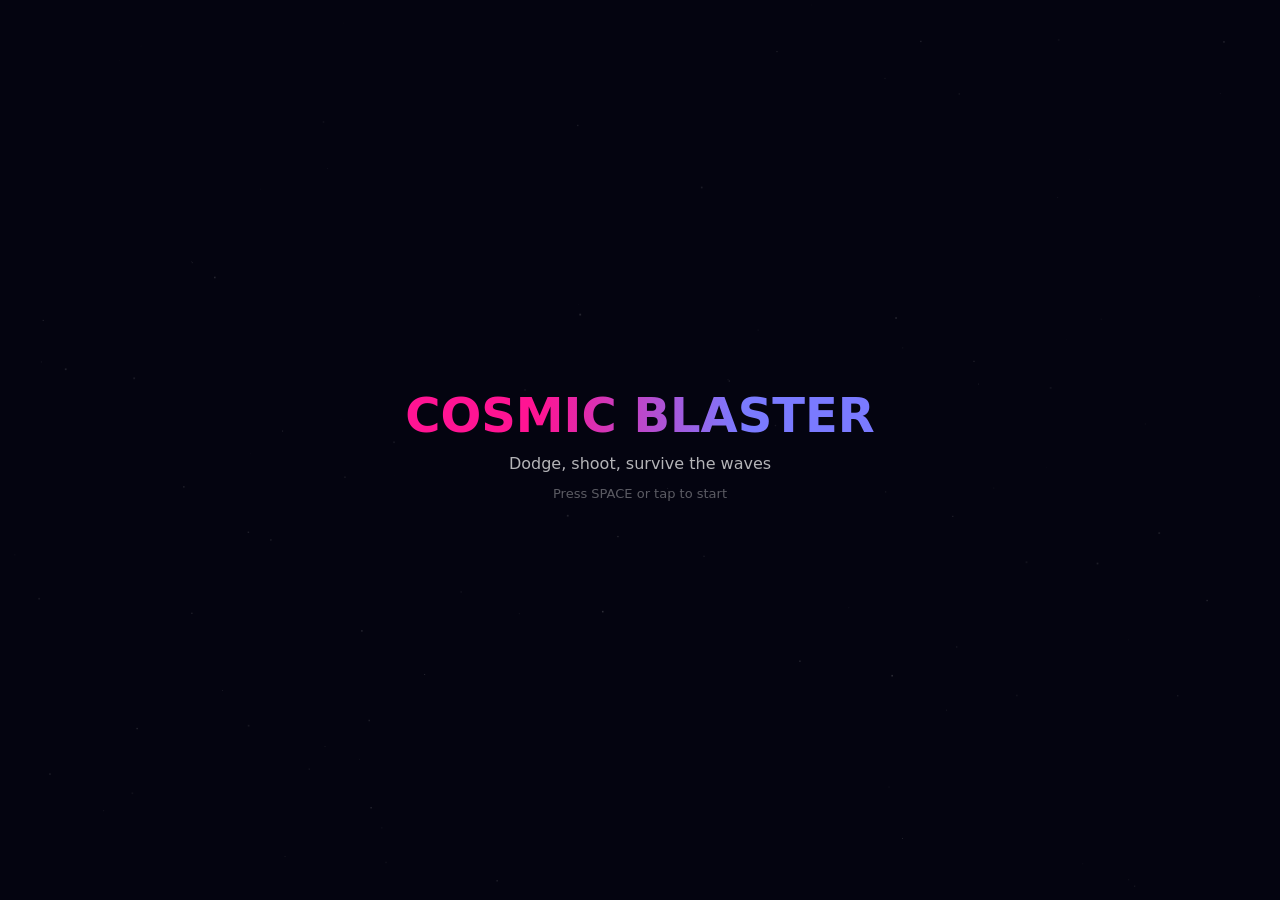
<file: games/cosmic-blaster/index.html>
<!DOCTYPE html>
<html lang="en">
<head>
<meta charset="UTF-8">
<meta name="viewport" content="width=device-width,initial-scale=1,maximum-scale=1,user-scalable=no">
<title>Cosmic Blaster</title>
<style>
*{margin:0;padding:0;box-sizing:border-box;-webkit-tap-highlight-color:transparent}
html,body{width:100%;height:100%;overflow:hidden;background:#050510;touch-action:none;user-select:none;-webkit-user-select:none;font-family:'Segoe UI',system-ui,-apple-system,sans-serif}
canvas{display:block}
</style>
</head>
<body>
<canvas id="c"></canvas>
<script>
'use strict';
const canvas=document.getElementById('c'),ctx=canvas.getContext('2d');
let W,H,dpr;
function resize(){dpr=Math.min(window.devicePixelRatio||1,2);W=innerWidth;H=innerHeight;canvas.width=W*dpr;canvas.height=H*dpr;canvas.style.width=W+'px';canvas.style.height=H+'px';ctx.setTransform(dpr,0,0,dpr,0,0)}
resize();addEventListener('resize',resize);

// ── Score reporting ──
let totalScore=0;
function reportScore(s){totalScore=Math.max(totalScore,s);try{window.parent.postMessage({score:Math.floor(totalScore)},'*')}catch(e){}}

// ── Input ──
const keys={};
addEventListener('keydown',e=>{keys[e.code]=true;
  if(e.code==='KeyR'&&state==='dead')restartGame();
  if(e.code==='Space'||e.code==='Enter'){if(state==='menu')startGame();else if(state==='dead')restartGame()}
});
addEventListener('keyup',e=>keys[e.code]=false);

let touchActive=false,touchX=0,touchY=0;
canvas.addEventListener('touchstart',e=>{
  e.preventDefault();
  if(state==='menu'){startGame();return}
  if(state==='dead'){restartGame();return}
  const t=e.touches[0];touchActive=true;touchX=t.clientX;touchY=t.clientY;
},{passive:false});
canvas.addEventListener('touchmove',e=>{
  e.preventDefault();
  if(!touchActive)return;
  const t=e.touches[0];touchX=t.clientX;touchY=t.clientY;
},{passive:false});
canvas.addEventListener('touchend',e=>{e.preventDefault();touchActive=false},{passive:false});

// ── State ──
let state='menu';
let player,bullets,enemyBullets,enemies,particles,stars,powerups;
let wave,score,lives,combo,comboTimer,shieldActive,shieldTimer;
let rapidFire,rapidTimer;
let spawnQueue,spawnTimer,waveDelay;
let bgScroll=0,screenShake=0;
let highScore=0;

const PLAYER_SPEED=5,BULLET_SPEED=9,ENEMY_BULLET_SPEED=3.5;
const SHOOT_CD=10,RF_SHOOT_CD=4;
const MAX_PARTICLES=300;

// ── Stars ──
function makeStars(){stars=[];for(let i=0;i<100;i++)stars.push({x:Math.random()*W,y:Math.random()*H,s:Math.random()*1.5+0.3,sp:Math.random()*0.8+0.2,b:Math.random()*0.5+0.15})}

// ── Enemy types ──
const TYPES={
  basic: {r:12,hp:1,speed:1.2,score:10,color:'#ff6b6b',shoot:0.003},
  fast:  {r:9, hp:1,speed:2.5,score:20,color:'#ffd93d',shoot:0.005},
  tank:  {r:18,hp:3,speed:0.7,score:40,color:'#6bcb77',shoot:0.008},
  sniper:{r:11,hp:2,speed:0.9,score:35,color:'#c084fc',shoot:0.015},
  swarm: {r:7, hp:1,speed:1.8,score:8, color:'#fb923c',shoot:0.001},
};

// ── Wave generator (endless) ──
function generateWave(w){
  const diff=Math.min(w,100);
  const queue=[];
  // Basic enemies scale slowly
  const basics=Math.floor(3+diff*0.3);
  for(let i=0;i<basics;i++)queue.push('basic');
  // Fast enemies from wave 3+
  if(w>=3){const n=Math.floor(1+(w-3)*0.25);for(let i=0;i<n;i++)queue.push('fast')}
  // Tanks from wave 5+
  if(w>=5){const n=Math.floor(1+(w-5)*0.2);for(let i=0;i<n;i++)queue.push('tank')}
  // Snipers from wave 8+
  if(w>=8){const n=Math.floor(1+(w-8)*0.15);for(let i=0;i<n;i++)queue.push('sniper')}
  // Swarm from wave 12+
  if(w>=12){const n=Math.floor(2+(w-12)*0.3);for(let i=0;i<n;i++)queue.push('swarm')}
  // Boss every 10 waves
  if(w>0&&w%10===0){for(let i=0;i<Math.floor(w/10);i++)queue.push('tank')}
  // Shuffle
  for(let i=queue.length-1;i>0;i--){const j=Math.random()*i+1|0;[queue[i],queue[j]]=[queue[j],queue[i]]}
  return{queue,delay:Math.max(15,50-w*1.5)};
}

function startGame(){
  player={x:W/2,y:H-80,vx:0,vy:0,r:10,shootCD:0,alive:true,invuln:0};
  bullets=[];enemyBullets=[];enemies=[];particles=[];powerups=[];
  wave=0;score=0;lives=3;combo=0;comboTimer=0;
  shieldActive=false;shieldTimer=0;rapidFire=false;rapidTimer=0;
  spawnQueue=[];spawnTimer=0;waveDelay=50;
  totalScore=0;state='play';
  loadWave(0);
}

function restartGame(){
  if(score>highScore)highScore=score;
  startGame();
}

function loadWave(w){
  wave=w;
  const gen=generateWave(w);
  spawnQueue=gen.queue;
  waveDelay=gen.delay;
  spawnTimer=0;
}

function spawnEnemy(type){
  const t=TYPES[type];
  if(!t)return;
  const x=t.r+Math.random()*(W-t.r*2);
  const waveBoost=1+wave*0.03;
  enemies.push({x,y:-t.r*2,vx:(Math.random()-0.5)*1.5,vy:t.speed*waveBoost,r:t.r,hp:t.hp*waveBoost|0||1,maxHp:t.hp*waveBoost|0||1,type,score:t.score,color:t.color,shootChance:t.shoot*(1+wave*0.04),phase:Math.random()*6.28});
}

function shootBullet(){
  if(player.shootCD>0)return;
  bullets.push({x:player.x,y:player.y-player.r-2,vx:0,vy:-BULLET_SPEED,r:3});
  if(rapidFire){bullets.push({x:player.x-6,y:player.y-player.r,vx:-0.5,vy:-BULLET_SPEED,r:2});bullets.push({x:player.x+6,y:player.y-player.r,vx:0.5,vy:-BULLET_SPEED,r:2})}
  player.shootCD=rapidFire?RF_SHOOT_CD:SHOOT_CD;
}

function spawnPowerup(x,y){
  if(Math.random()>0.12)return;
  const types=['shield','rapid','life','bomb'];
  const type=types[Math.random()*types.length|0];
  const colors={shield:'#00b4d8',rapid:'#ffd93d',life:'#ff6bcb',bomb:'#ff4444'};
  powerups.push({x,y,vy:1.5,type,color:colors[type],r:10,ph:Math.random()*6.28});
}

function boom(x,y,color,n,speed){
  if(particles.length>MAX_PARTICLES)return;
  for(let i=0;i<n;i++){const a=Math.random()*6.28,s=Math.random()*speed+0.5;particles.push({x,y,vx:Math.cos(a)*s,vy:Math.sin(a)*s,life:1,dec:0.02+Math.random()*0.03,color,r:Math.random()*2.5+0.5})}
}

// ── Update ──
function update(){
  if(state!=='play')return;
  const p=player;if(!p.alive)return;
  bgScroll+=0.5;
  if(screenShake>0)screenShake*=0.9;

  // Movement
  let mx=0,my=0;
  if(keys.ArrowLeft||keys.KeyA)mx=-1;
  if(keys.ArrowRight||keys.KeyD)mx=1;
  if(keys.ArrowUp||keys.KeyW)my=-1;
  if(keys.ArrowDown||keys.KeyS)my=1;
  if(touchActive){const dx=touchX-p.x,dy=touchY-p.y;const d=Math.sqrt(dx*dx+dy*dy);if(d>8){mx=dx/d;my=dy/d}}
  if(mx||my){const l=Math.sqrt(mx*mx+my*my);if(l>0){mx/=l;my/=l}}
  p.x+=mx*PLAYER_SPEED;p.y+=my*PLAYER_SPEED;
  p.x=Math.max(p.r,Math.min(W-p.r,p.x));
  p.y=Math.max(p.r,Math.min(H-p.r,p.y));

  // Auto-shoot always
  shootBullet();
  if(p.shootCD>0)p.shootCD--;
  if(p.invuln>0)p.invuln--;

  // Timers
  if(comboTimer>0){comboTimer--;if(comboTimer<=0)combo=0}
  if(shieldTimer>0){shieldTimer--;if(shieldTimer<=0)shieldActive=false}
  if(rapidTimer>0){rapidTimer--;if(rapidTimer<=0)rapidFire=false}

  // Spawn
  if(spawnQueue.length>0){
    spawnTimer--;
    if(spawnTimer<=0){spawnEnemy(spawnQueue.shift());spawnTimer=waveDelay}
  }

  // Wave complete check
  if(spawnQueue.length===0&&enemies.length===0){
    const waveBonus=100+wave*50;
    score+=waveBonus;totalScore=score;reportScore(totalScore);
    // Powerup drop on wave clear
    if(Math.random()<0.5){const types=['shield','rapid','life','bomb'];const type=types[Math.random()*types.length|0];const colors={shield:'#00b4d8',rapid:'#ffd93d',life:'#ff6bcb',bomb:'#ff4444'};powerups.push({x:W/2,y:50,vy:1.5,type,color:colors[type],r:10,ph:0})}
    loadWave(wave+1);
  }

  // Bullets vs enemies
  for(let i=bullets.length-1;i>=0;i--){
    const b=bullets[i];b.x+=b.vx;b.y+=b.vy;
    if(b.y<-10||b.x<-10||b.x>W+10){bullets.splice(i,1);continue}
    let hit=false;
    for(let j=enemies.length-1;j>=0;j--){
      const e=enemies[j];
      const dx=b.x-e.x,dy=b.y-e.y;
      if(dx*dx+dy*dy<(b.r+e.r)**2){
        e.hp--;hit=true;
        if(e.hp<=0){
          combo++;comboTimer=120;
          const mult=Math.min(combo,15);
          score+=e.score*mult;totalScore=score;reportScore(totalScore);
          boom(e.x,e.y,e.color,12,3);
          spawnPowerup(e.x,e.y);
          screenShake=Math.max(screenShake,3);
          enemies.splice(j,1);
        }else{
          boom(b.x,b.y,e.color,3,1.5);
        }
        break;
      }
    }
    if(hit)bullets.splice(i,1);
  }

  // Enemy bullets vs player
  for(let i=enemyBullets.length-1;i>=0;i--){
    const b=enemyBullets[i];b.x+=b.vx;b.y+=b.vy;
    if(b.y>H+10||b.y<-10||b.x<-10||b.x>W+10){enemyBullets.splice(i,1);continue}
    if(p.invuln>0)continue;
    const dx=b.x-p.x,dy=b.y-p.y;
    if(dx*dx+dy*dy<(b.r+p.r)**2){
      if(shieldActive){shieldActive=false;shieldTimer=0;boom(b.x,b.y,'#00b4d8',8,2)}
      else{playerHit()}
      enemyBullets.splice(i,1);
    }
  }

  // Enemies
  for(let j=enemies.length-1;j>=0;j--){
    const e=enemies[j];
    e.phase+=0.02;
    e.x+=e.vx+Math.sin(e.phase)*0.5;
    e.y+=e.vy;
    if(e.x<e.r||e.x>W-e.r)e.vx*=-1;
    e.x=Math.max(e.r,Math.min(W-e.r,e.x));
    // Shoot
    if(Math.random()<e.shootChance&&e.y>0&&e.y<H*0.85){
      const dx=p.x-e.x,dy=p.y-e.y,d=Math.sqrt(dx*dx+dy*dy)||1;
      enemyBullets.push({x:e.x,y:e.y+e.r,r:2,vx:dx/d*ENEMY_BULLET_SPEED,vy:dy/d*ENEMY_BULLET_SPEED});
    }
    // Off screen
    if(e.y>H+50){enemies.splice(j,1);continue}
    // Hit player
    if(p.invuln<=0){
      const dx=e.x-p.x,dy=e.y-p.y;
      if(dx*dx+dy*dy<(e.r+p.r)**2){
        if(shieldActive){shieldActive=false;shieldTimer=0;e.hp--;if(e.hp<=0){boom(e.x,e.y,e.color,12,3);enemies.splice(j,1)}}
        else{playerHit()}
      }
    }
  }

  // Powerups
  for(let i=powerups.length-1;i>=0;i--){
    const pu=powerups[i];pu.y+=pu.vy;pu.ph+=0.05;
    if(pu.y>H+20){powerups.splice(i,1);continue}
    const dx=pu.x-p.x,dy=pu.y-p.y;
    if(dx*dx+dy*dy<(pu.r+p.r)**2){
      if(pu.type==='shield'){shieldActive=true;shieldTimer=360}
      if(pu.type==='rapid'){rapidFire=true;rapidTimer=360}
      if(pu.type==='life'){lives=Math.min(lives+1,5)}
      if(pu.type==='bomb'){
        for(const e of enemies){boom(e.x,e.y,e.color,10,3);score+=e.score*2;totalScore=score}
        enemies.length=0;enemyBullets.length=0;
        boom(p.x,p.y,'#ff4444',40,5);screenShake=15;
        reportScore(totalScore);
      }
      boom(pu.x,pu.y,pu.color,10,2.5);
      powerups.splice(i,1);
    }
  }
}

function playerHit(){
  lives--;
  boom(player.x,player.y,'#ff69b4',20,3);
  player.invuln=90;combo=0;screenShake=8;
  if(lives<=0){player.alive=false;state='dead';if(score>highScore)highScore=score;totalScore=score;reportScore(totalScore)}
}

function updateParticles(){
  for(let i=particles.length-1;i>=0;i--){const p=particles[i];p.x+=p.vx;p.y+=p.vy;p.vx*=0.97;p.vy*=0.97;p.life-=p.dec;if(p.life<=0)particles.splice(i,1)}
}

// ── Draw ──
function draw(){
  ctx.save();
  // Screen shake
  if(screenShake>0.5){ctx.translate((Math.random()-0.5)*screenShake,(Math.random()-0.5)*screenShake)}

  ctx.fillStyle='#050510';ctx.fillRect(-10,-10,W+20,H+20);
  const t=performance.now()*0.001;

  // Stars
  for(const s of stars){s.y+=s.sp;if(s.y>H){s.y=0;s.x=Math.random()*W}ctx.fillStyle=`rgba(255,255,255,${s.b})`;ctx.fillRect(s.x,s.y,s.s,s.s)}

  // Grid
  ctx.strokeStyle='rgba(122,122,255,0.02)';ctx.lineWidth=0.5;
  const gs=50,off=bgScroll%gs;
  for(let y=-gs+off;y<H+gs;y+=gs){ctx.beginPath();ctx.moveTo(0,y);ctx.lineTo(W,y);ctx.stroke()}

  if(state==='menu'){
    ctx.restore();
    drawOverlay('COSMIC BLASTER','Dodge, shoot, survive the waves','Press SPACE or tap to start');
    if(highScore>0){ctx.fillStyle='rgba(255,255,255,0.4)';ctx.font='13px system-ui';ctx.textAlign='center';ctx.fillText('High Score: '+highScore,W/2,H/2+70)}
    return;
  }

  // Powerups
  for(const pu of powerups){
    ctx.save();ctx.shadowColor=pu.color;ctx.shadowBlur=10;
    ctx.strokeStyle=pu.color;ctx.lineWidth=1.5;ctx.globalAlpha=0.7+Math.sin(pu.ph)*0.3;
    ctx.beginPath();ctx.arc(pu.x,pu.y,pu.r,0,6.28);ctx.stroke();
    ctx.globalAlpha=1;ctx.fillStyle=pu.color;ctx.font='bold 10px system-ui';ctx.textAlign='center';ctx.textBaseline='middle';
    const labels={shield:'🛡',rapid:'⚡',life:'♥',bomb:'💥'};
    ctx.fillText(labels[pu.type],pu.x,pu.y);
    ctx.restore();
  }

  // Enemy bullets
  ctx.fillStyle='#ff6b6b';
  for(const b of enemyBullets){ctx.beginPath();ctx.arc(b.x,b.y,b.r,0,6.28);ctx.fill()}

  // Player bullets
  ctx.fillStyle='#7a7aff';
  for(const b of bullets){ctx.fillRect(b.x-1.5,b.y-6,3,10)}

  // Enemies
  for(const e of enemies){
    ctx.save();
    ctx.fillStyle=e.color;ctx.globalAlpha=0.85;
    ctx.beginPath();ctx.arc(e.x,e.y,e.r,0,6.28);ctx.fill();
    if(e.maxHp>1){
      const bw=e.r*2,bh=3,bx=e.x-e.r,by=e.y-e.r-8;
      ctx.fillStyle='rgba(255,255,255,0.2)';ctx.fillRect(bx,by,bw,bh);
      ctx.fillStyle=e.color;ctx.fillRect(bx,by,bw*(e.hp/e.maxHp),bh);
    }
    ctx.globalAlpha=1;ctx.fillStyle='#050510';
    ctx.beginPath();ctx.arc(e.x,e.y+e.r*0.15,e.r*0.3,0,6.28);ctx.fill();
    ctx.fillStyle='#fff';
    ctx.beginPath();ctx.arc(e.x,e.y+e.r*0.1,e.r*0.15,0,6.28);ctx.fill();
    // Type indicator for special enemies
    if(e.type==='sniper'){ctx.fillStyle='#fff';ctx.font=`bold ${e.r*0.6}px system-ui`;ctx.textAlign='center';ctx.textBaseline='middle';ctx.fillText('◎',e.x,e.y)}
    if(e.type==='swarm'){ctx.fillStyle='#fff';ctx.font=`${e.r*0.5}px system-ui`;ctx.textAlign='center';ctx.textBaseline='middle';ctx.fillText('·',e.x,e.y-e.r*0.3)}
    ctx.restore();
  }

  // Player
  if(player.alive){
    ctx.save();
    const p=player;
    if(p.invuln>0&&Math.floor(p.invuln/4)%2===0)ctx.globalAlpha=0.4;
    ctx.fillStyle='#ff69b4';
    ctx.beginPath();ctx.moveTo(p.x,p.y-p.r*1.5);ctx.lineTo(p.x-p.r,p.y+p.r);ctx.lineTo(p.x+p.r,p.y+p.r);ctx.closePath();ctx.fill();
    ctx.fillStyle='#fff';ctx.beginPath();ctx.arc(p.x,p.y-p.r*0.2,p.r*0.3,0,6.28);ctx.fill();
    // Engine
    ctx.fillStyle='rgba(122,122,255,0.6)';
    ctx.beginPath();ctx.moveTo(p.x-4,p.y+p.r);ctx.lineTo(p.x,p.y+p.r+6+Math.random()*4);ctx.lineTo(p.x+4,p.y+p.r);ctx.closePath();ctx.fill();
    // Shield
    if(shieldActive){
      ctx.strokeStyle='rgba(0,180,216,0.4)';ctx.lineWidth=2;
      ctx.beginPath();ctx.arc(p.x,p.y,p.r*2.5+Math.sin(t*3)*2,0,6.28);ctx.stroke();
    }
    ctx.globalAlpha=1;ctx.restore();
  }

  // Particles
  for(const p of particles){
    const c=p.color;const r=parseInt(c.slice(1,3),16),g=parseInt(c.slice(3,5),16),b=parseInt(c.slice(5,7),16);
    ctx.fillStyle=`rgba(${r},${g},${b},${p.life*0.8})`;
    ctx.fillRect(p.x-p.r*p.life*0.5,p.y-p.r*p.life*0.5,p.r*p.life,p.r*p.life);
  }

  ctx.restore(); // End screen shake

  // HUD (outside shake)
  ctx.save();
  ctx.fillStyle='rgba(255,255,255,0.85)';ctx.font='bold 14px system-ui';ctx.textAlign='left';
  ctx.fillText('Score: '+score,14,22);
  ctx.fillStyle='rgba(255,255,255,0.5)';ctx.font='12px system-ui';
  ctx.fillText('Wave '+(wave+1),14,40);
  if(highScore>0){ctx.fillStyle='rgba(255,255,255,0.3)';ctx.fillText('Best: '+highScore,14,56)}
  // Lives
  ctx.fillStyle='#ff69b4';ctx.font='14px system-ui';ctx.textAlign='right';
  let hx=W-14;for(let i=0;i<lives;i++){ctx.fillText('♥',hx,22);hx-=18}
  // Combo
  if(combo>1){ctx.fillStyle='#ffd93d';ctx.font='bold 14px system-ui';ctx.textAlign='center';ctx.fillText(combo+'x COMBO',W/2,22)}
  // Powerup indicators
  let py=40;
  if(shieldActive){ctx.fillStyle='#00b4d8';ctx.font='11px system-ui';ctx.textAlign='right';ctx.fillText('Shield '+Math.ceil(shieldTimer/60)+'s',W-14,py);py+=15}
  if(rapidFire){ctx.fillStyle='#ffd93d';ctx.font='11px system-ui';ctx.textAlign='right';ctx.fillText('Rapid '+Math.ceil(rapidTimer/60)+'s',W-14,py)}
  ctx.restore();

  // Overlays
  if(state==='dead'){
    drawOverlay('GAME OVER','Score: '+score+' | Wave: '+(wave+1),'Press SPACE or tap to retry');
    ctx.fillStyle='rgba(255,255,255,0.4)';ctx.font='13px system-ui';ctx.textAlign='center';ctx.fillText('High Score: '+highScore,W/2,H/2+70);
  }
}

function drawOverlay(title,text,sub){
  ctx.save();
  ctx.fillStyle='rgba(5,5,16,0.75)';ctx.fillRect(0,0,W,H);
  ctx.textAlign='center';ctx.textBaseline='middle';
  ctx.font=`bold ${Math.min(48,W/12)}px system-ui`;
  const grd=ctx.createLinearGradient(W/2-100,H/2-40,W/2+100,H/2-40);
  grd.addColorStop(0,'#ff1493');grd.addColorStop(1,'#7a7aff');
  ctx.fillStyle=grd;ctx.fillText(title,W/2,H/2-30);
  ctx.fillStyle='rgba(255,255,255,0.7)';ctx.font=`${Math.min(16,W/30)}px system-ui`;
  ctx.fillText(text,W/2,H/2+15);
  ctx.fillStyle='rgba(255,255,255,0.35)';ctx.font=`${Math.min(13,W/38)}px system-ui`;
  ctx.fillText(sub,W/2,H/2+45);
  ctx.restore();
}

// ── Init & Loop ──
makeStars();
bullets=[];enemyBullets=[];enemies=[];particles=[];powerups=[];
player={x:0,y:0,vx:0,vy:0,r:10,shootCD:0,alive:false,invuln:0};

function loop(){update();updateParticles();draw();requestAnimationFrame(loop)}
loop();
</script>
</body>
</html>
</file>
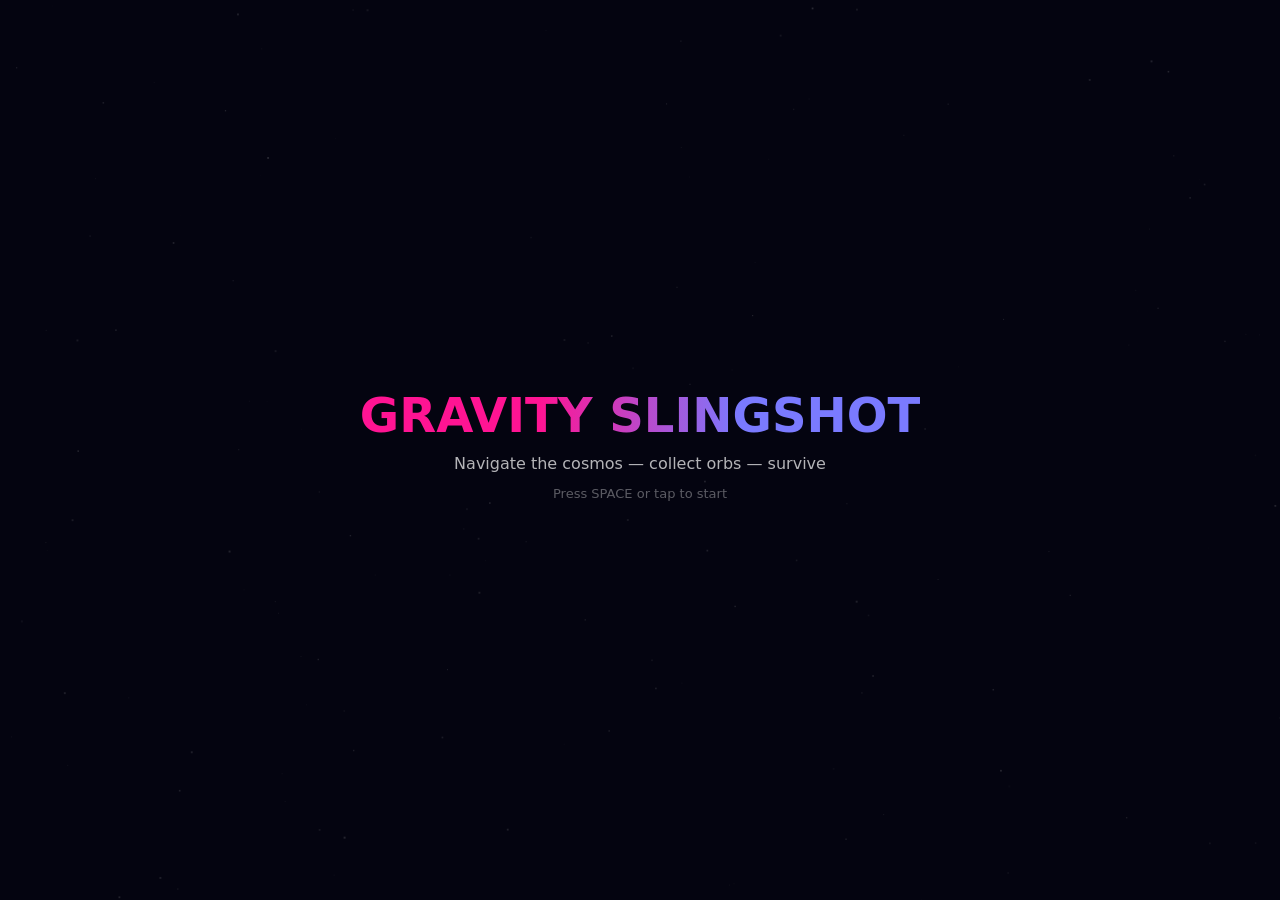
<file: games/gravity-slingshot/index.html>
<!DOCTYPE html>
<html lang="en">
<head>
<meta charset="UTF-8">
<meta name="viewport" content="width=device-width,initial-scale=1,maximum-scale=1,user-scalable=no">
<title>Gravity Slingshot</title>
<style>
*{margin:0;padding:0;box-sizing:border-box;-webkit-tap-highlight-color:transparent}
html,body{width:100%;height:100%;overflow:hidden;background:#050510;touch-action:none;user-select:none;-webkit-user-select:none;font-family:'Segoe UI',system-ui,-apple-system,sans-serif}
canvas{display:block}
</style>
</head>
<body>
<canvas id="c"></canvas>
<script>
'use strict';
const canvas=document.getElementById('c'),ctx=canvas.getContext('2d');
let W,H,dpr;
function resize(){dpr=Math.min(window.devicePixelRatio||1,2);W=innerWidth;H=innerHeight;canvas.width=W*dpr;canvas.height=H*dpr;canvas.style.width=W+'px';canvas.style.height=H+'px';ctx.setTransform(dpr,0,0,dpr,0,0)}
resize();addEventListener('resize',resize);

// ── Score reporting (JAY Games platform) ──
let totalScore=0;
function reportScore(s){totalScore=Math.max(totalScore,s);try{window.parent.postMessage({score:Math.floor(totalScore)},'*')}catch(e){}}

// ── Input ──
const keys={};
addEventListener('keydown',e=>{keys[e.code]=true;
  if(e.code==='KeyR')restart();
  if(e.code==='Space'||e.code==='Enter'){if(state==='menu')startGame();else if(state==='dead')restart();else if(state==='nextLevel')goNext()}
});
addEventListener('keyup',e=>keys[e.code]=false);

let touchActive=false,touchX=0,touchY=0,touchStartX=0,touchStartY=0;
canvas.addEventListener('touchstart',e=>{
  e.preventDefault();
  if(state==='menu'){startGame();return}
  if(state==='dead'){restart();return}
  if(state==='nextLevel'){goNext();return}
  const t=e.touches[0];touchActive=true;touchStartX=t.clientX;touchStartY=t.clientY;touchX=0;touchY=0;
},{passive:false});
canvas.addEventListener('touchmove',e=>{
  e.preventDefault();
  if(!touchActive)return;
  const t=e.touches[0];touchX=(t.clientX-touchStartX)*0.04;touchY=(t.clientY-touchStartY)*0.04;
},{passive:false});
canvas.addEventListener('touchend',e=>{e.preventDefault();touchActive=false;touchX=0;touchY=0},{passive:false});

// ── State ──
let state='menu';
let level=0,deaths=0,levelTime=0,fuel=100,levelScore=0;
let player,trail,orbs,portal,walls,gravWells,particles,stars;
const MAX_FUEL=100,FUEL_USE=0.2,THRUST=0.2,FUEL_REGEN=0.04;

function makeStars(){stars=[];for(let i=0;i<150;i++)stars.push({x:Math.random()*W,y:Math.random()*H,s:Math.random()*1.5+0.5,b:Math.random()*0.4+0.1,ph:Math.random()*6.28})}
function boom(x,y,color,n,speed){for(let i=0;i<n;i++){const a=Math.random()*6.28,s=Math.random()*speed+0.5;particles.push({x,y,vx:Math.cos(a)*s,vy:Math.sin(a)*s,life:1,dec:0.015+Math.random()*0.02,color,r:Math.random()*2.5+0.5})}}

// ── Handcrafted Levels (first 7) ──
const PRESET=[
  {name:'First Contact',orbs:[{x:.25,y:.5},{x:.5,y:.5},{x:.75,y:.5}],wells:[],wallData:[],start:{x:.08,y:.5},end:{x:.92,y:.5}},
  {name:'Graviton',orbs:[{x:.3,y:.3},{x:.55,y:.4},{x:.7,y:.7}],wells:[{x:.4,y:.5,m:150}],wallData:[],start:{x:.08,y:.5},end:{x:.92,y:.2}},
  {name:'Repulsor Field',orbs:[{x:.2,y:.3},{x:.4,y:.8},{x:.6,y:.2},{x:.8,y:.6}],wells:[{x:.35,y:.5,m:180},{x:.65,y:.5,m:-120}],wallData:[{x:.5,y:.35,w:15,h:80}],start:{x:.08,y:.5},end:{x:.92,y:.5}},
  {name:'The Gauntlet',orbs:[{x:.15,y:.7},{x:.35,y:.2},{x:.5,y:.5},{x:.65,y:.8},{x:.85,y:.4}],wells:[{x:.25,y:.4,m:200},{x:.5,y:.7,m:-150},{x:.75,y:.3,m:180}],wallData:[{x:.4,y:.5,w:15,h:100},{x:.6,y:.3,w:80,h:15}],start:{x:.08,y:.8},end:{x:.92,y:.15}},
  {name:'Twin Suns',orbs:[{x:.2,y:.2},{x:.8,y:.2},{x:.2,y:.8},{x:.8,y:.8},{x:.5,y:.5}],wells:[{x:.35,y:.35,m:250},{x:.65,y:.65,m:250},{x:.5,y:.5,m:-180}],wallData:[{x:.5,y:.2,w:100,h:12},{x:.5,y:.8,w:100,h:12}],start:{x:.08,y:.5},end:{x:.92,y:.5}},
  {name:'Singularity',orbs:[{x:.15,y:.5},{x:.5,y:.15},{x:.85,y:.5},{x:.5,y:.85},{x:.3,y:.5},{x:.7,y:.5}],wells:[{x:.3,y:.3,m:200},{x:.7,y:.3,m:200},{x:.3,y:.7,m:200},{x:.7,y:.7,m:200},{x:.5,y:.5,m:-250}],wallData:[{x:.4,y:.5,w:12,h:60},{x:.6,y:.5,w:12,h:60}],start:{x:.5,y:.92},end:{x:.5,y:.08}},
  {name:'Event Horizon',orbs:[{x:.12,y:.12},{x:.88,y:.12},{x:.12,y:.88},{x:.88,y:.88},{x:.5,y:.15},{x:.5,y:.85},{x:.5,y:.5}],wells:[{x:.25,y:.25,m:220},{x:.75,y:.25,m:220},{x:.25,y:.75,m:220},{x:.75,y:.75,m:220},{x:.5,y:.5,m:400},{x:.15,y:.5,m:-120},{x:.85,y:.5,m:-120}],wallData:[{x:.35,y:.5,w:12,h:80},{x:.65,y:.5,w:12,h:80},{x:.5,y:.3,w:80,h:12},{x:.5,y:.7,w:80,h:12}],start:{x:.12,y:.5},end:{x:.88,y:.5}},
];

// ── Procedural Level Generator ──
function seededRandom(seed){let s=seed;return function(){s=(s*16807+0)%2147483647;return(s-1)/2147483646}}

function generateLevel(lvl){
  const rng=seededRandom(lvl*7919+1337);
  const diff=Math.min(lvl-PRESET.length,50); // difficulty cap at +50

  // More orbs as difficulty increases (3-8)
  const orbCount=Math.min(3+Math.floor(diff*0.15),8);
  const orbs=[];
  for(let i=0;i<orbCount;i++){
    let x,y,valid;
    for(let attempt=0;attempt<20;attempt++){
      x=0.12+rng()*0.76;y=0.12+rng()*0.76;
      valid=true;
      for(const o of orbs){if(Math.hypot(o.x-x,o.y-y)<0.12){valid=false;break}}
      if(valid)break;
    }
    orbs.push({x,y});
  }

  // Gravity wells (2-7)
  const wellCount=Math.min(2+Math.floor(diff*0.12),7);
  const wells=[];
  for(let i=0;i<wellCount;i++){
    let x,y,valid;
    for(let attempt=0;attempt<20;attempt++){
      x=0.15+rng()*0.7;y=0.15+rng()*0.7;
      valid=true;
      for(const o of orbs){if(Math.hypot(o.x-x,o.y-y)<0.1){valid=false;break}}
      for(const w of wells){if(Math.hypot(w.x-x,w.y-y)<0.12){valid=false;break}}
      if(valid)break;
    }
    const mass=(100+diff*6+rng()*80)*(rng()>0.35?1:-1);
    wells.push({x,y,m:mass});
  }

  // Walls (0-4)
  const wallCount=Math.min(Math.floor(diff*0.08),4);
  const wallData=[];
  for(let i=0;i<wallCount;i++){
    const horizontal=rng()>0.5;
    const x=0.2+rng()*0.6,y=0.2+rng()*0.6;
    wallData.push({x,y,w:horizontal?60+diff*0.5:12,h:horizontal?12:60+diff*0.5});
  }

  // Start & end positions (opposite corners)
  const side=rng()>0.5;
  const start={x:side?0.08:0.92,y:rng()*0.6+0.2};
  const end={x:side?0.92:0.08,y:rng()*0.6+0.2};

  // Ensure start/end don't overlap with wells
  for(const w of wells){
    if(Math.hypot(start.x-w.x,start.y-w.y)<0.12)start.y+=0.15;
    if(Math.hypot(end.x-w.x,end.y-w.y)<0.12)end.y+=0.15;
  }

  // Level names for endless
  const endlessNames=['Void Drift','Dark Matter','Quasar Path','Nebula Run','Pulsar Gate','Gravity Maze','Singularity Deep','Event Horizon X','Cosmic Labyrinth','Stellar Storm'];
  const name=lvl<PRESET.length?PRESET[lvl].name:endlessNames[(lvl-PRESET.length)%endlessNames.length]+(lvl>=PRESET.length+10?` ${Math.floor((lvl-PRESET.length)/10)+1}`:'');

  return{name,orbs,wells,wallData,start,end};
}

function initLevel(){
  const L=level<PRESET.length?PRESET[level]:generateLevel(level);
  player={x:L.start.x*W,y:L.start.y*H,vx:0,vy:0,r:7,alive:true};
  trail=[];
  orbs=L.orbs.map(o=>({x:o.x*W,y:o.y*H,r:10,collected:false,ph:Math.random()*6.28}));
  portal={x:L.end.x*W,y:L.end.y*H,r:22,ph:0};
  walls=(L.wallData||[]).map(w=>({x:w.x*W,y:w.y*H,w:w.w,h:w.h}));
  gravWells=(L.wells||[]).map(w=>({x:w.x*W,y:w.y*H,mass:w.m,r:18,angle:0,parts:[]}));
  for(let gw of gravWells){for(let i=0;i<25;i++){const a=Math.random()*6.28,d=gw.r+Math.random()*35;gw.parts.push({a,d,sp:(Math.random()*0.02+0.008)*(gw.mass>0?1:-1)})}}
  particles=[];fuel=MAX_FUEL;levelTime=0;levelScore=0;
}

function startGame(){level=0;deaths=0;totalScore=0;state='play';makeStars();initLevel()}

function restart(){
  if(state==='dead'){level=0;deaths=0;totalScore=0;state='play';initLevel()}
}

function goNext(){
  level++;state='play';initLevel();
}

function calcLevelScore(){
  const timeBonus=Math.max(0,Math.floor(300-levelTime*10));
  const orbBonus=orbs.filter(o=>o.collected).length*100;
  const levelBonus=(level+1)*50;
  const endlessBonus=level>=PRESET.length?level*20:0;
  return timeBonus+orbBonus+levelBonus+endlessBonus;
}

// ── Update ──
function update(){
  if(state!=='play')return;
  levelTime+=1/60;
  const p=player;if(!p.alive)return;

  let tx=0,ty=0,thrusting=false;
  if(keys.ArrowUp||keys.KeyW)ty=-1;
  if(keys.ArrowDown||keys.KeyS)ty=1;
  if(keys.ArrowLeft||keys.KeyA)tx=-1;
  if(keys.ArrowRight||keys.KeyD)tx=1;
  if(touchActive){tx+=touchX;ty+=touchY}
  if(tx||ty){const len=Math.sqrt(tx*tx+ty*ty);if(len>1){tx/=len;ty/=len}thrusting=true}

  if(thrusting&&fuel>0){
    p.vx+=tx*THRUST;p.vy+=ty*THRUST;
    fuel=Math.max(0,fuel-FUEL_USE);
    if(Math.random()>0.4){const a=Math.atan2(-p.vy,-p.vx)+(Math.random()-0.5)*0.9,s=Math.random()*2+0.8;particles.push({x:p.x,y:p.y,vx:Math.cos(a)*s-p.vx*0.15,vy:Math.sin(a)*s-p.vy*0.15,life:1,dec:0.03+Math.random()*0.02,color:'#ff69b4',r:Math.random()*1.8+0.5})}
  }else{fuel=Math.min(MAX_FUEL,fuel+FUEL_REGEN)}

  for(const gw of gravWells){
    const dx=gw.x-p.x,dy=gw.y-p.y,d2=dx*dx+dy*dy,dist=Math.sqrt(d2);
    if(dist<gw.r+p.r){die();return}
    const f=gw.mass/(d2+200);
    p.vx+=dx/dist*f;p.vy+=dy/dist*f;
  }

  for(const w of walls){
    if(p.x+p.r>w.x-w.w/2&&p.x-p.r<w.x+w.w/2&&p.y+p.r>w.y-w.h/2&&p.y-p.r<w.y+w.h/2){die();return}
  }

  p.vx*=0.9985;p.vy*=0.9985;
  const sp=Math.sqrt(p.vx*p.vx+p.vy*p.vy);
  if(sp>11){p.vx*=11/sp;p.vy*=11/sp}
  p.x+=p.vx;p.y+=p.vy;
  if(p.x<p.r){p.x=p.r;p.vx=Math.abs(p.vx)*0.4}
  if(p.x>W-p.r){p.x=W-p.r;p.vx=-Math.abs(p.vx)*0.4}
  if(p.y<p.r){p.y=p.r;p.vy=Math.abs(p.vy)*0.4}
  if(p.y>H-p.r){p.y=H-p.r;p.vy=-Math.abs(p.vy)*0.4}

  trail.push({x:p.x,y:p.y,life:1});if(trail.length>60)trail.shift();

  for(const o of orbs){
    if(o.collected)continue;
    const dx=p.x-o.x,dy=p.y-o.y;
    if(dx*dx+dy*dy<(p.r+o.r)**2){o.collected=true;boom(o.x,o.y,'#7a7aff',12,3);fuel=Math.min(MAX_FUEL,fuel+25)}
  }

  if(orbs.length>0&&orbs.every(o=>o.collected)){
    const dx=p.x-portal.x,dy=p.y-portal.y;
    if(dx*dx+dy*dy<(p.r+portal.r)**2){
      const ls=calcLevelScore();levelScore=ls;totalScore+=ls;reportScore(totalScore);
      state='nextLevel';boom(portal.x,portal.y,'#00ff88',35,4);return
    }
  }
}

function die(){player.alive=false;boom(player.x,player.y,'#ff1493',25,3.5);state='dead';deaths++;reportScore(totalScore)}

function updateParticles(){
  for(let i=particles.length-1;i>=0;i--){const p=particles[i];p.x+=p.vx;p.y+=p.vy;p.vx*=0.97;p.vy*=0.97;p.life-=p.dec;if(p.life<=0)particles.splice(i,1)}
  for(const t of trail)t.life-=0.018;
  while(trail.length&&trail[0].life<=0)trail.shift();
  for(const gw of gravWells){gw.angle+=0.01;for(const p of gw.parts)p.a+=p.sp}
}

// ── Draw ──
function draw(){
  ctx.fillStyle='#050510';ctx.fillRect(0,0,W,H);
  const t=performance.now()*0.001;

  for(const s of stars){ctx.fillStyle=`rgba(255,255,255,${s.b+Math.sin(t*0.8+s.ph)*0.12})`;ctx.fillRect(s.x,s.y,s.s,s.s)}

  ctx.strokeStyle='rgba(122,122,255,0.025)';ctx.lineWidth=0.5;
  const gs=Math.max(40,W/20);
  for(let x=0;x<W;x+=gs){ctx.beginPath();ctx.moveTo(x,0);ctx.lineTo(x,H);ctx.stroke()}
  for(let y=0;y<H;y+=gs){ctx.beginPath();ctx.moveTo(0,y);ctx.lineTo(W,y);ctx.stroke()}

  if(state==='menu'){
    drawOverlay('GRAVITY SLINGSHOT','Navigate the cosmos — collect orbs — survive','Press SPACE or tap to start');
    return;
  }

  // Walls
  for(const w of walls){
    ctx.save();ctx.shadowColor='#ff1493';ctx.shadowBlur=12;
    ctx.fillStyle='rgba(255,20,147,0.25)';ctx.fillRect(w.x-w.w/2,w.y-w.h/2,w.w,w.h);
    ctx.strokeStyle='rgba(255,20,147,0.7)';ctx.lineWidth=1.5;ctx.strokeRect(w.x-w.w/2,w.y-w.h/2,w.w,w.h);
    ctx.restore();
  }

  // Gravity wells
  for(const gw of gravWells){
    ctx.save();
    const neg=gw.mass<0,c=neg?[122,122,255]:[255,20,147];
    for(const p of gw.parts){
      const px=gw.x+Math.cos(p.a)*p.dist,py=gw.y+Math.sin(p.a)*p.dist;
      ctx.fillStyle=`rgba(${c[0]},${c[1]},${c[2]},${0.15+Math.abs(p.sp)*6})`;ctx.fillRect(px-0.8,py-0.8,1.6,1.6);
    }
    const grd=ctx.createRadialGradient(gw.x,gw.y,0,gw.x,gw.y,gw.r*2.5);
    grd.addColorStop(0,`rgba(${c[0]},${c[1]},${c[2]},0.35)`);
    grd.addColorStop(0.5,`rgba(${c[0]},${c[1]},${c[2]},0.08)`);
    grd.addColorStop(1,`rgba(${c[0]},${c[1]},${c[2]},0)`);
    ctx.fillStyle=grd;ctx.beginPath();ctx.arc(gw.x,gw.y,gw.r*2.5,0,6.28);ctx.fill();
    ctx.strokeStyle=`rgba(${c[0]},${c[1]},${c[2]},${0.5+Math.sin(t*2)*0.15})`;
    ctx.lineWidth=1.5;ctx.beginPath();ctx.arc(gw.x,gw.y,gw.r,0,6.28);ctx.stroke();
    ctx.fillStyle=`rgb(${c[0]},${c[1]},${c[2]})`;
    ctx.font=`bold ${Math.round(gw.r*0.9)}px system-ui`;ctx.textAlign='center';ctx.textBaseline='middle';
    ctx.fillText(neg?'⇔':'⊕',gw.x,gw.y);
    ctx.restore();
  }

  // Trail
  for(const tr of trail){const r=Math.max(0,3.5*tr.life);ctx.fillStyle=`rgba(255,105,180,${tr.life*0.45})`;ctx.beginPath();ctx.arc(tr.x,tr.y,r,0,6.28);ctx.fill()}

  // Orbs
  for(const o of orbs){
    if(o.collected)continue;
    o.ph+=0.05;const glow=0.5+Math.sin(o.ph)*0.25;
    ctx.save();ctx.shadowColor='#7a7aff';ctx.shadowBlur=18;
    ctx.fillStyle=`rgba(122,122,255,${glow})`;ctx.beginPath();ctx.arc(o.x,o.y,o.r,0,6.28);ctx.fill();
    ctx.fillStyle='rgba(180,180,255,0.9)';ctx.beginPath();ctx.arc(o.x,o.y,o.r*0.4,0,6.28);ctx.fill();
    ctx.restore();
  }

  // Portal
  portal.ph+=0.04;ctx.save();
  const allCol=orbs.length>0&&orbs.every(o=>o.collected);
  if(allCol){
    ctx.shadowColor='#00ff88';ctx.shadowBlur=25+Math.sin(portal.ph)*8;
    const grd=ctx.createRadialGradient(portal.x,portal.y,0,portal.x,portal.y,portal.r*1.8);
    grd.addColorStop(0,'rgba(0,255,136,0.7)');grd.addColorStop(0.5,'rgba(0,255,136,0.15)');grd.addColorStop(1,'rgba(0,255,136,0)');
    ctx.fillStyle=grd;ctx.beginPath();ctx.arc(portal.x,portal.y,portal.r*1.8,0,6.28);ctx.fill();
    ctx.strokeStyle='#00ff88';ctx.lineWidth=2;
    ctx.beginPath();ctx.arc(portal.x,portal.y,Math.max(1,portal.r+Math.sin(portal.ph)*2),0,6.28);ctx.stroke();
    ctx.fillStyle='rgba(0,255,136,0.8)';ctx.font='bold 14px system-ui';ctx.textAlign='center';ctx.textBaseline='middle';
    ctx.fillText('▶',portal.x,portal.y);
  }else{
    ctx.globalAlpha=0.2;ctx.strokeStyle='rgba(0,255,136,0.3)';ctx.lineWidth=1;
    ctx.setLineDash([3,3]);ctx.beginPath();ctx.arc(portal.x,portal.y,portal.r,0,6.28);ctx.stroke();ctx.setLineDash([]);
    ctx.fillStyle='rgba(0,255,136,0.08)';ctx.beginPath();ctx.arc(portal.x,portal.y,portal.r,0,6.28);ctx.fill();
    ctx.globalAlpha=1;
  }
  ctx.restore();

  // Player
  if(player.alive){
    ctx.save();
    const grd=ctx.createRadialGradient(player.x,player.y,0,player.x,player.y,player.r*3);
    grd.addColorStop(0,'rgba(255,105,180,0.35)');grd.addColorStop(1,'rgba(255,105,180,0)');
    ctx.fillStyle=grd;ctx.beginPath();ctx.arc(player.x,player.y,player.r*3,0,6.28);ctx.fill();
    ctx.shadowColor='#ff69b4';ctx.shadowBlur=12;
    ctx.fillStyle='#ff69b4';ctx.beginPath();ctx.arc(player.x,player.y,player.r,0,6.28);ctx.fill();
    ctx.fillStyle='#fff';ctx.beginPath();ctx.arc(player.x,player.y,player.r*0.35,0,6.28);ctx.fill();
    ctx.restore();
  }

  // Particles
  for(const p of particles){const c=p.color;const r=parseInt(c.slice(1,3),16),g=parseInt(c.slice(3,5),16),b=parseInt(c.slice(5,7),16);ctx.fillStyle=`rgba(${r},${g},${b},${p.life*0.8})`;ctx.fillRect(p.x-p.r*p.life*0.5,p.y-p.r*p.life*0.5,p.r*p.life,p.r*p.life)}

  // HUD
  ctx.save();
  const L=level<PRESET.length?PRESET[level]:generateLevel(level);
  ctx.fillStyle='rgba(255,255,255,0.85)';ctx.font='bold 13px system-ui';ctx.textAlign='left';
  ctx.fillText(`Level ${level+1}: ${L.name}`,14,22);
  ctx.fillStyle='rgba(255,255,255,0.6)';ctx.font='12px system-ui';
  ctx.fillText(`Score: ${Math.floor(totalScore)}`,14,40);
  ctx.fillText(`Time: ${levelTime.toFixed(1)}s`,14,56);
  if(level>=PRESET.length){ctx.fillStyle='#ffd93d';ctx.font='bold 11px system-ui';ctx.fillText('∞ ENDLESS',14,72)}

  const barW=100,barH=4,barX=W-barW-14,barY=20;
  ctx.fillStyle='rgba(255,255,255,0.1)';ctx.fillRect(barX,barY,barW,barH);
  ctx.fillStyle=fuel>30?'#7a7aff':'#ff1493';ctx.fillRect(barX,barY,barW*(fuel/MAX_FUEL),barH);
  ctx.fillStyle='rgba(255,255,255,0.5)';ctx.font='10px system-ui';ctx.textAlign='right';
  ctx.fillText(`Fuel ${Math.round(fuel)}%`,W-14,barY+barH+12);
  const collected=orbs.filter(o=>o.collected).length;
  ctx.fillStyle='rgba(255,255,255,0.6)';ctx.font='12px system-ui';
  ctx.fillText(`Orbs: ${collected}/${orbs.length}`,W-14,48);
  ctx.restore();

  // Overlays
  if(state==='dead'){
    drawOverlay('GAME OVER',`Score: ${Math.floor(totalScore)} | Level: ${level+1} | Deaths: ${deaths}`,'Press SPACE or tap to restart');
  }
  if(state==='nextLevel'){
    const bonus=levelScore;
    drawOverlay(`LEVEL ${level+1} CLEAR`,`+${bonus} points`,'Press SPACE or tap for next level');
  }
}

function drawOverlay(title,text,sub){
  ctx.save();
  ctx.fillStyle='rgba(5,5,16,0.75)';ctx.fillRect(0,0,W,H);
  ctx.textAlign='center';ctx.textBaseline='middle';
  ctx.font=`bold ${Math.min(48,W/12)}px system-ui`;
  const grd=ctx.createLinearGradient(W/2-100,H/2-40,W/2+100,H/2-40);
  grd.addColorStop(0,'#ff1493');grd.addColorStop(1,'#7a7aff');
  ctx.fillStyle=grd;ctx.fillText(title,W/2,H/2-30);
  ctx.fillStyle='rgba(255,255,255,0.7)';ctx.font=`${Math.min(16,W/30)}px system-ui`;
  ctx.fillText(text,W/2,H/2+15);
  ctx.fillStyle='rgba(255,255,255,0.35)';ctx.font=`${Math.min(13,W/38)}px system-ui`;
  ctx.fillText(sub,W/2,H/2+45);
  ctx.restore();
}

// ── Loop ──
makeStars();particles=[];trail=[];orbs=[];walls=[];gravWells=[];
portal={x:0,y:0,r:22,ph:0};player={x:0,y:0,vx:0,vy:0,r:7,alive:false};

function loop(){update();updateParticles();draw();requestAnimationFrame(loop)}
loop();
</script>
</body>
</html>
</file>
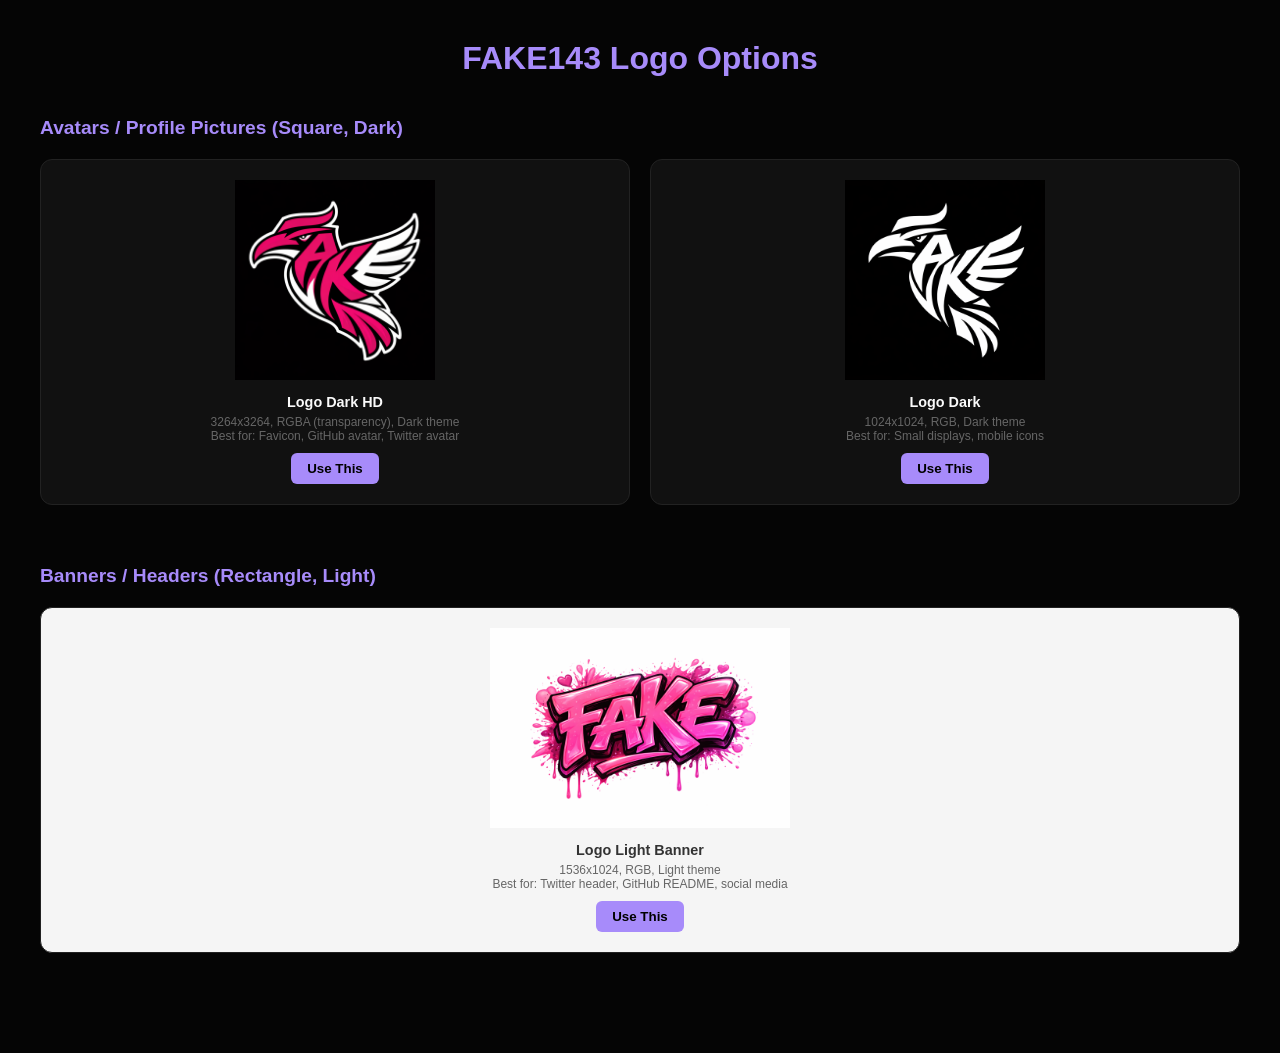
<file: logos.html>
<!DOCTYPE html>
<html>
<head>
    <title>FAKE143 Logo Options</title>
    <style>
        *{margin:0;padding:0;box-sizing:border-box}
        body{background:#050505;color:#fff;font-family:Inter,sans-serif;padding:40px}
        h1{text-align:center;margin-bottom:40px;color:#a78bfa}
        .section{margin-bottom:60px}
        .section h2{color:#a78bfa;margin-bottom:20px;font-size:1.2rem}
        .grid{display:grid;grid-template-columns:repeat(auto-fit,minmax(300px,1fr));gap:20px}
        .card{background:#0a0a0a;border:1px solid #222;border-radius:12px;padding:20px;text-align:center;transition:all 0.2s}
        .card:hover{border-color:#a78bfa}
        .card img{max-width:100%;max-height:200px;object-fit:contain;margin-bottom:10px}
        .card h3{font-size:0.9rem;color:#fafafa;margin-bottom:5px}
        .card p{font-size:0.75rem;color:#666}
        .dark-bg{background:#111}
        .light-bg{background:#f5f5f5}
        .light-bg h3{color:#333}
        .light-bg p{color:#666}
        .use-btn{background:#a78bfa;color:#000;border:none;padding:8px 16px;border-radius:6px;cursor:pointer;font-weight:600;margin-top:10px}
        .use-btn:hover{opacity:0.8}
    </style>
</head>
<body>
    <h1>FAKE143 Logo Options</h1>
    
    <div class="section">
        <h2>Avatars / Profile Pictures (Square, Dark)</h2>
        <div class="grid">
            <div class="card dark-bg">
                <img src="logo-dark-hd.png">
                <h3>Logo Dark HD</h3>
                <p>3264x3264, RGBA (transparency), Dark theme</p>
                <p>Best for: Favicon, GitHub avatar, Twitter avatar</p>
                <button class="use-btn" onclick="alert('Pilih ini untuk favicon/avatar?')">Use This</button>
            </div>
            <div class="card dark-bg">
                <img src="logo-dark.png">
                <h3>Logo Dark</h3>
                <p>1024x1024, RGB, Dark theme</p>
                <p>Best for: Small displays, mobile icons</p>
                <button class="use-btn" onclick="alert('Pilih ini untuk favicon/avatar?')">Use This</button>
            </div>
        </div>
    </div>
    
    <div class="section">
        <h2>Banners / Headers (Rectangle, Light)</h2>
        <div class="grid">
            <div class="card light-bg">
                <img src="logo-light.png">
                <h3>Logo Light Banner</h3>
                <p>1536x1024, RGB, Light theme</p>
                <p>Best for: Twitter header, GitHub README, social media</p>
                <button class="use-btn" onclick="alert('Pilih ini untuk banner?')">Use This</button>
            </div>
        </div>
    </div>
</body>
</html>
</file>
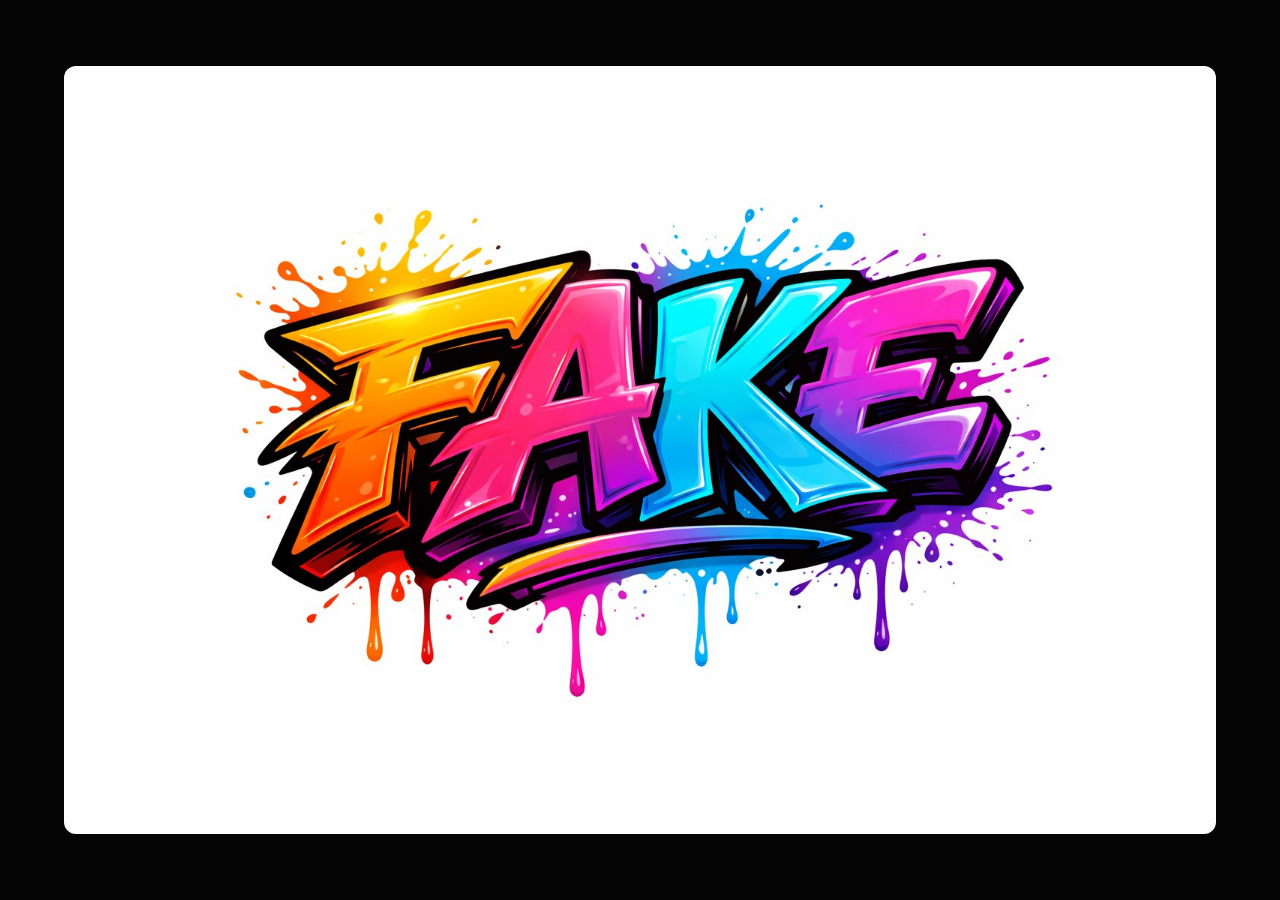
<file: new-logo.html>
<!DOCTYPE html>
<html>
<head>
    <title>New Logo</title>
    <style>
        body{background:#050505;display:flex;justify-content:center;align-items:center;min-height:100vh;margin:0}
        img{max-width:90%;max-height:90vh;border-radius:12px}
    </style>
</head>
<body>
    <img src="new-logo.jpg">
</body>
</html>
</file>
